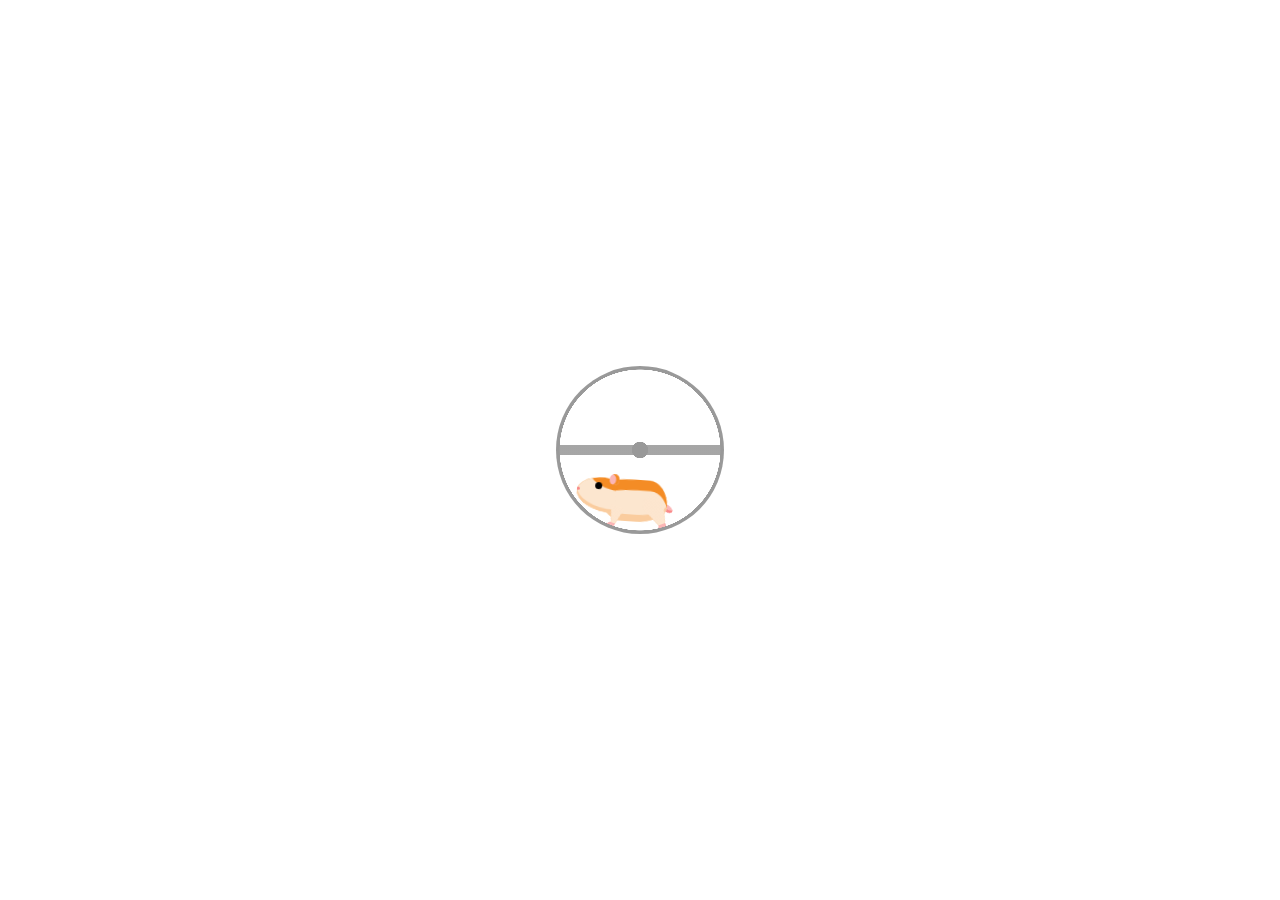
<file: index.html>
<!DOCTYPE html>
<html lang="en">

<head>
    <meta charset="UTF-8">
    <meta name="viewport" content="width=device-width, initial-scale=1.0">

    <!-- SEO -->
    <title>Antonio Milin</title>

    <!-- Favicon (logo) -->
    <link rel="icon" href="icons/logo-pic.png" type="image/png" />
    <link rel="apple-touch-icon" href="icons/logo-pic.png" />

    <!-- Primary Meta Tags -->
    <meta name="title" content="Antonio Milin – Full-Stack Software Engineer & UI/UX Developer" />
    <meta name="description"
        content="I'm Antonio Milin, a frontend and backend software engineer with a passion for UI/UX design. I build scalable apps and beautiful interfaces." />
    <meta name="author" content="Antonio Milin" />
    <meta name="robots" content="index, follow" />
    <meta name="keywords"
        content="Antonio Milin, Software Engineer, Frontend Developer, Backend Developer, UI Developer, UX Designer, Web Developer, Full Stack Developer, Croatia Developer, Portfolio" />

    <!-- seo --- end --- seo -->

    <link rel="preconnect" href="https://fonts.googleapis.com">
    <link rel="preconnect" href="https://fonts.gstatic.com" crossorigin>
    <link
        href="https://fonts.googleapis.com/css2?family=Bangers&family=Coral+Pixels&family=Diplomata&family=Fontdiner+Swanky&family=Fredericka+the+Great&family=Honk&family=Lacquer&family=Lilita+One&family=Pangolin&family=Road+Rage&family=Rubik+Burned&family=Rubik+Doodle+Shadow&family=Rubik+Glitch&family=Rubik+Mono+One&family=Rubik+Vinyl&family=Rubik+Wet+Paint&display=swap"
        rel="stylesheet">

    <link rel="stylesheet" href="styles/style.css">
    <link rel="stylesheet" href="styles/about-me.css">
    <link rel="stylesheet" href="styles/slider.css">
    <link rel="stylesheet" href="styles/loader.css">
    <link rel="stylesheet" href="styles/header.css">
    <link rel="stylesheet" href="styles/home.css">
    <link rel="stylesheet" href="styles/experience.css">
    <link rel="stylesheet" href="styles/skills.css">
    <link rel="stylesheet" href="styles/projects.css">
    <link rel="stylesheet" href="styles/contact.css">

    <script src="script.js" defer></script>

</head>

<body>
    <!-- LOADER -->
    <div class="loader-content">
        <div aria-label="Orange and tan hamster running in a metal wheel" role="img" class="wheel-and-hamster">
            <div class="wheel"></div>
            <div class="hamster">
                <div class="hamster__body">
                    <div class="hamster__head">
                        <div class="hamster__ear"></div>
                        <div class="hamster__eye"></div>
                        <div class="hamster__nose"></div>
                    </div>
                    <div class="hamster__limb hamster__limb--fr"></div>
                    <div class="hamster__limb hamster__limb--fl"></div>
                    <div class="hamster__limb hamster__limb--br"></div>
                    <div class="hamster__limb hamster__limb--bl"></div>
                    <div class="hamster__tail"></div>
                </div>
            </div>
            <div class="spoke"></div>
        </div>
    </div>


    <div class="site-content">
        <header>
            <div class="header">
                <input type="checkbox" id="checkbox">
                <label for="checkbox" class="hamb-menu-box">
                    <div class="line" id="hamb-line-1"></div>
                    <div class="line" id="hamb-line-2"></div>
                    <div class="line" id="hamb-line-3"></div>
                </label>

                <div class="dropdown-menu">
                    <ul class="dropdown-ul">
                        <li class="dropdown-li main-site" data-target="home">Home</li>
                        <li class="dropdown-li experience" data-target="experience">Experience</li>
                        <li class="dropdown-li skills" data-target="skills">Skills</li>
                        <li class="dropdown-li projects" data-target="projects">Projects</li>
                        <li class="dropdown-li contact-me" data-target="contact-me">Contact Me</li>
                    </ul>
                </div>

                <h3 class="logo-text">AM</h3>
                <div class="nav-bar">
                    <!-- <div class="nav-item" data-target="about-me">About Me</div>
                <div class="nav-item" data-target="experience">Experience</div>
                <div class="nav-item" data-target="skills">Skills</div>
                <div class="nav-item" data-target="projects">Projects</div>
                <div class="nav-item" data-target="contact-me">Contact Me</div> -->
                    <ul>
                        <!-- <li><a data-target="about-me" href="#">About Me</a></li> -->
                        <li><a data-target="experience">Experince</a></li>
                        <li><a data-target="skills">Skills</a></li>
                        <li><a data-target="projects">Projects</a></li>
                        <li><a data-target="contact-me">Contact Me</a></li>
                    </ul>
                </div>
                <div class="color-selection">
                    <img class="colors-icon" src="icons/colors_icon.png" alt="">
                    <select id="themeSelector">
                        <option value="theme-light">Light</option>
                        <option value="theme-dark">Dark</option>
                        <!-- Add more options here -->
                    </select>
                </div>
            </div>
        </header>

        <section id="home" class="home-wrapper">
            <div class="home-up-area">
                <h1 class="fname">Antonio</h1>
                <!-- <video class="home-video" autoplay muted loop playsinline>
                <source src="home_gif.webm" type="video/webm">
            </video> -->
                <h2 class="lname">Milin</h2>
            </div>
            <div class="home-down-area">
                <a data-target="contact-me" type="button" class="contact-btn">
                    <strong>CONTACT ME</strong>
                    <div id="container-stars">
                        <div id="stars"></div>
                    </div>

                    <div id="glow">
                        <div class="circle"></div>
                        <div class="circle"></div>
                    </div>
                </a>
            </div>
            <div class="scroll-down-icon">
                <div class="scrolldown" style="--color: skyblue">
                    <div class="chevrons">
                        <div class="chevrondown"></div>
                        <div class="chevrondown"></div>
                    </div>
                </div>
            </div>
        </section>

        <div class="transition-1">
            <div class="title-wrapper">
                <h1 class="section-title-about-me">About Me</h1>
            </div>
            <!-- <div class="about-me-wrapper">
                <video class="home-video" autoplay muted loop playsinline>
                    <source src="gifs/home_gif.webm" type="video/webm">
                </video>
            </div> -->

            <!-- <div class="banner">
                <div class="slider-box">
                    <button id="prev">
                        <img src="icons/arrow.svg" alt="" class="prev-btn">
                    </button>
                    <div class="slider-card"></div>
                    <div class="slider-card"></div>
                    <div class="slider-card"></div>
                    <button id="next">
                        <img src="icons/arrow.svg" alt="" class="next-btn">
                    </button>

                </div>
            </div> -->
            <div class="slide-wrap">
                <div class="slide-item">
                    <h1 class="slide-item-title">Education & College Experience</h1>
                    <p>I graduated with a degree in Computer Science from California State University, Bakersfield.
                        During my studies, I learned to combine theory with hands-on development, which shaped my
                        passion for building clean, user-friendly, and efficient web applications. In parallel with my
                        academics, I was also a student-athlete, competing at the NCAA Division I level in swimming.</p>
                </div>
                <div class="slide-item">
                    <h1 class="slide-item-title">Swimming Career</h1>
                    <p>Swimming has been a big part of my life. I competed professionally for Croatia and qualified for
                        three semifinals at the European Championships, setting multiple national records. At California
                        State University, I broke several school records as part of the swimming team. My athletic
                        career taught me discipline, focus, time management, and how to perform under pressure—qualities
                        that have directly benefited my professional career as a developer.</p>
                </div>
                <div class="slide-item">
                    <h1 class="slide-item-title">Professional Experience</h1>
                    <p>I’ve worked as a Full Stack Web Developer at Millini Olive Oil Company, where I built a
                        full-featured eCommerce platform from scratch. I implemented a responsive UI, secure user
                        authentication, and integrated Stripe for payments. This project greatly improved the company's
                        online presence and boosted sales. I enjoy solving problems, building scalable applications, and
                        contributing to projects that deliver real value.</p>
                </div>
                <div class="slide-item">
                    <h1 class="slide-item-title">Personal Virtues & Qualities</h1>
                    <p>One of my greatest strengths is adaptability. I thrive in fast-paced environments and enjoy
                        learning new technologies. When I encounter challenges or new technologies, I take initiative to
                        dive into documentation, experiment through hands-on projects, and quickly apply new skills. I
                        am a proactive problem-solver, team player, and always open to feedback. My growth mindset
                        drives me to continuously improve and take on new challenges.</p>
                </div>
                <div class="slide-item">
                    <h1 class="slide-item-title">My Mission</h1>
                    <p>I’m passionate about software development and committed to continuous learning. My goal is to
                        work on meaningful projects that not only challenge me but also create positive impact. I am
                        confident that my unique combination of technical skills, discipline from my athletic
                        background, and problem-solving mindset makes me a valuable contributor to any team.</p>
                </div>
                <button id="prevBtn">&#60;</button>
                <button id="nextBtn">&#62;</button>
            </div>
        </div>


        <section id="experience" class="exp-section">

            <div class="popup-overlay" id="popup">
                <div class="popup-box">
                    <div class="close-btn-box">
                        <span class="close-btn" id="closePopup">&times;</span>
                    </div>

                    <h2 id="popup-title"></h2>
                    <p id="popup-description"></p>
                </div>
            </div>
            <div class="title-wrapper">
                <h1 class="section-title-experience">Experience</h1>
            </div>

            <div class="exp-wrapper">
                <div class="item">
                    <div class="exp-info">
                        <h3>Full Stack Developer</h3>
                        <p>Millini - Olive Oil Company</p>
                    </div>
                    <a href="#" class="exp-button" data-id="exp1">View Details</a>
                </div>
                <div class="item">
                    <div class="exp-info">
                        <h3>Student</h3>
                        <p>California State University - Bakersfield</p>
                    </div>
                    <a href="#" class="exp-button" data-id="exp2">View Details</a>
                </div>
                <div class="item">
                    <div class="exp-info">
                        <h3>Swimmer &#38; Coach</h3>
                        <p>Croatian Swimming Federation</p>
                    </div>
                    <a href="#" class="exp-button" data-id="exp3">View Details</a>
                </div>
                <div class="item">
                    <div class="exp-info">
                        <h3>CSUB</h3>
                        <p>D1 Athlete</p>
                    </div>
                    <a href="#" class="exp-button" data-id="exp4">View Details</a>
                </div>
            </div>
        </section>

        <section id="skills" class="skills-section">
            <div class="title-wrapper">
                <h1 class="section-title-skills">SKILLS</h1>
            </div>
            <!-- <h1 class="skills-sub-title">SKILLS</h1> -->

            <div class="skills-box">
                <h2 class="skill-box-title">Frontend</h2>
                <div class="skill-duo">
                    <img src="icons/html-5.png" class="html-icon">
                    <p class="skill-p">HTML5</p>

                </div>
                <div class="skill-duo">
                    <img src="icons/css-3.png" class="css-icon">
                    <p class="skill-p">CSS</p>

                </div>
                <div class="skill-duo">
                    <img src="icons/sass.png" class="react-icon">
                    <p class="skill-p">SaSS</p>

                </div>
                <div class="skill-duo">
                    <img src="icons/js-icon.png" class="js-icon">
                    <p class="skill-p">JavaScript</p>

                </div>
                <div class="skill-duo">
                    <img src="icons/react.png" class="react-icon">
                    <p class="skill-p">React JS</p>
                </div>
            </div>

            <div class="skills-box">
                <h2 class="skill-box-title">Backend</h2>
                <div class="skill-duo">
                    <img src="icons/js-icon.png" class="js-icon">
                    <p class="skill-p">JavaScript</p>

                </div>
                <div class="skill-duo">
                    <img src="icons/node-js.png" class="nodejs-icon">
                    <p class="skill-p">Node JS</p>

                </div>
            </div>

            <div class="skills-box">
                <h2 class="skill-box-title">Languages</h2>
                <div class="skill-duo">
                    <img src="icons/cpp.png" class="cpp-icon">
                    <p class="skill-p">C++</p>

                </div>
                <div class="skill-duo">
                    <img src="icons/python.png" class="python-icon">
                    <p class="skill-p">Python</p>

                </div>
                <div class="skill-duo">
                    <img src="icons/js-icon.png" class="js-icon">
                    <p class="skill-p">JavaScript</p>

                </div>
                <div class="skill-duo">
                    <img src="icons/php.png" class="php-icon">
                    <p class="skill-p">PHP</p>

                </div>
            </div>

            <div class="skills-box">
                <h2 class="skill-box-title">Database</h2>
                <div class="skill-duo">
                    <img src="icons/postgres.png" class="postgres-icon">
                    <p class="skill-p">PostgreSQL</p>

                </div>
                <div class="skill-duo">
                    <img src="icons/mysql.svg" class="mysql-icon">
                    <p class="skill-p">MySQL</p>

                </div>
                <div class="skill-duo">
                    <img src="icons/mongo.png" class="mongodb-icon">
                    <p class="skill-p">MongoDB</p>

                </div>
            </div>

            <div class="skills-box">
                <h2 class="skill-box-title">Version Control</h2>
                <div class="skill-duo">
                    <img src="icons/git-icon.png" class="git-icon">
                    <p class="skill-p">Git</p>

                </div>
            </div>
        </section>

        <!-- SLIDER MARQUEE -> SKILLS -->
        <div class="slider" style="--width: 100px; --height: 100px; --quantity: 9;">
            <div class="list">
                <div class="item-marquee" style="--position: 1"><img src="icons/resize/cpp.png" alt=""></div>
                <div class="item-marquee" style="--position: 2"><img src="icons/resize/css-3.png" alt=""></div>
                <div class="item-marquee" style="--position: 3"><img src="icons/resize/github.png" alt=""></div>
                <div class="item-marquee" style="--position: 4"><img src="icons/resize/html-5.png" alt=""></div>
                <div class="item-marquee" style="--position: 5"><img src="icons/resize/js-icon.png" alt=""></div>
                <div class="item-marquee" style="--position: 6"><img src="icons/resize/react.png" alt=""></div>
                <div class="item-marquee" style="--position: 7"><img src="icons/resize/sass.png" alt=""></div>
                <div class="item-marquee" style="--position: 8"><img src="icons/resize/python.png" alt=""></div>
                <div class="item-marquee" style="--position: 9"><img src="icons/resize/node-js.png" alt=""></div>
            </div>
        </div>

        <section id="projects" class="projects-section">
            <div class="title-wrapper">
                <h1 class="section-title-projects">PROJECTS</h1>
            </div>

            <div class="card-wrapper">
                <div class="project-box-wrapper box-1">
                    <div class="project-box-inner">
                        <div class="project-box-front">
                            <div class="box-number"><span>1</span></div>

                            <div class="project-pic">
                                <img class="project-image" src="pictures/movie-app-wp.png" alt="movie-app">
                            </div>
                            <div class="project-info">
                                <div class="project-title">Movie Time</div>
                                <div class="click-here-box">
                                    <svg class="click-here" xmlns="http://www.w3.org/2000/svg" viewBox="0 0 200 200"
                                        preserveAspectRatio="xMidYMid meet">
                                        <g transform="translate(0,200) scale(0.1,-0.1)" stroke="none">
                                            <path
                                                d="M842 1588 c-20 -24 -42 -131 -30 -145 27 -33 57 3 73 90 10 51 -17 85 -43 55z" />
                                            <path
                                                d="M583 1543 c-4 -10 6 -39 24 -72 24 -43 37 -56 54 -56 35 0 34 26 -1 89 -33 58 -64 73 -77 39z" />
                                            <path
                                                d="M1002 1409 c-60 -34 -74 -56 -47 -75 16 -12 25 -10 64 12 69 40 87 59 71 78 -17 22 -27 20 -88 -15z" />
                                            <path
                                                d="M424 1345 c-11 -29 4 -42 71 -60 58 -15 68 -16 81 -3 25 25 6 45 -61 62 -79 20 -84 20 -91 1z" />
                                            <path
                                                d="M744 1331 c-32 -14 -64 -60 -64 -94 0 -25 108 -236 202 -394 l19 -32 -47 20 c-83 37 -151 25 -175 -32 -9 -24 -9 -33 5 -53 24 -38 349 -284 412 -313 123 -56 280 -16 398 103 86 86 107 212 57 343 -26 69 -138 272 -159 288 -26 19 -76 15 -107 -9 -20 -16 -39 -21 -69 -19 -30 2 -49 -4 -68 -18 -17 -14 -41 -21 -67 -21 -23 0 -53 -7 -67 -16 -13 -9 -26 -15 -28 -13 -2 2 -31 54 -65 115 -33 61 -69 118 -79 127 -23 21 -70 29 -98 18z m71 -73 c9 -13 60 -102 113 -198 94 -170 123 -205 138 -165 4 9 -3 34 -15 55 -26 47 -27 76 -1 90 30 16 52 5 75 -37 22 -40 33 -47 54 -34 13 8 13 15 1 50 -10 33 -11 43 0 56 21 26 59 18 78 -15 11 -21 24 -30 37 -28 17 3 20 9 17 44 -3 42 12 60 41 48 16 -6 130 -215 151 -277 9 -26 16 -75 16 -109 0 -111 -53 -182 -180 -242 -52 -25 -77 -31 -130 -31 -79 1 -101 12 -240 118 -226 174 -242 188 -229 203 19 23 51 16 143 -32 79 -41 90 -44 103 -31 14 14 1 42 -121 262 -75 136 -136 251 -136 256 0 14 31 39 50 39 11 0 26 -10 35 -22z" />
                                            <path
                                                d="M517 1132 c-61 -37 -69 -45 -61 -65 9 -25 38 -21 100 14 43 25 54 36 52 53 -4 31 -36 30 -91 -2z" />
                                        </g>
                                    </svg>
                                </div>
                            </div>
                        </div>
                        <div class="project-box-back">
                            <a href="https://github.com/antoniomilin13/movie-app.git" target="_blank"
                                class="github-wrapper">
                                <h3 class="project-back-h3">Github</h3>
                                <img class="p-b-github" src="icons/github.png" alt="githubich">
                            </a>
                            <div class="skills-used">
                                <h3 class="p-b-skill">React</h3>
                                <h3 class="p-b-skill">Node.js</h3>
                                <h3 class="p-b-skill">Appwrite</h3>
                                <h3 class="p-b-skill">Tailwind</h3>
                            </div>
                        </div>
                    </div>
                </div>

                <div class="project-box-wrapper box-2">
                    <div class="project-box-inner">
                        <div class="project-box-front">
                            <div class="box-number"><span>2</span></div>

                            <div class="project-pic">
                                <img class="project-image" src="pictures/weather_app.png" alt="befit-app">
                            </div>
                            <div class="project-info">
                                <div class="project-title">Weather App</div>
                                <div class="click-here">
                                    <svg class="click-here" xmlns="http://www.w3.org/2000/svg" viewBox="0 0 200 200"
                                        preserveAspectRatio="xMidYMid meet">
                                        <g transform="translate(0,200) scale(0.1,-0.1)" stroke="none">
                                            <path
                                                d="M842 1588 c-20 -24 -42 -131 -30 -145 27 -33 57 3 73 90 10 51 -17 85 -43 55z" />
                                            <path
                                                d="M583 1543 c-4 -10 6 -39 24 -72 24 -43 37 -56 54 -56 35 0 34 26 -1 89 -33 58 -64 73 -77 39z" />
                                            <path
                                                d="M1002 1409 c-60 -34 -74 -56 -47 -75 16 -12 25 -10 64 12 69 40 87 59 71 78 -17 22 -27 20 -88 -15z" />
                                            <path
                                                d="M424 1345 c-11 -29 4 -42 71 -60 58 -15 68 -16 81 -3 25 25 6 45 -61 62 -79 20 -84 20 -91 1z" />
                                            <path
                                                d="M744 1331 c-32 -14 -64 -60 -64 -94 0 -25 108 -236 202 -394 l19 -32 -47 20 c-83 37 -151 25 -175 -32 -9 -24 -9 -33 5 -53 24 -38 349 -284 412 -313 123 -56 280 -16 398 103 86 86 107 212 57 343 -26 69 -138 272 -159 288 -26 19 -76 15 -107 -9 -20 -16 -39 -21 -69 -19 -30 2 -49 -4 -68 -18 -17 -14 -41 -21 -67 -21 -23 0 -53 -7 -67 -16 -13 -9 -26 -15 -28 -13 -2 2 -31 54 -65 115 -33 61 -69 118 -79 127 -23 21 -70 29 -98 18z m71 -73 c9 -13 60 -102 113 -198 94 -170 123 -205 138 -165 4 9 -3 34 -15 55 -26 47 -27 76 -1 90 30 16 52 5 75 -37 22 -40 33 -47 54 -34 13 8 13 15 1 50 -10 33 -11 43 0 56 21 26 59 18 78 -15 11 -21 24 -30 37 -28 17 3 20 9 17 44 -3 42 12 60 41 48 16 -6 130 -215 151 -277 9 -26 16 -75 16 -109 0 -111 -53 -182 -180 -242 -52 -25 -77 -31 -130 -31 -79 1 -101 12 -240 118 -226 174 -242 188 -229 203 19 23 51 16 143 -32 79 -41 90 -44 103 -31 14 14 1 42 -121 262 -75 136 -136 251 -136 256 0 14 31 39 50 39 11 0 26 -10 35 -22z" />
                                            <path
                                                d="M517 1132 c-61 -37 -69 -45 -61 -65 9 -25 38 -21 100 14 43 25 54 36 52 53 -4 31 -36 30 -91 -2z" />
                                        </g>
                                    </svg>
                                </div>
                            </div>
                        </div>
                        <div class="project-box-back">
                            <a href="https://github.com/antoniomilin13/weather-app.git" target="_blank"
                                class="github-wrapper">
                                <h3 class="project-back-h3">Github</h3>
                                <img class="p-b-github" src="icons/github.png" alt="githubich">
                            </a>
                            <a href="weather_app/index.html" target="_blank" class="joystick-wrapper weather-icon">
                                <h3 class="project-back-h3">Check weather</h3>
                                <img class="p-b-github" src="icons/weather_icon.png" alt="veder">
                            </a>
                            <div class="skills-used">
                                <h3 class="p-b-skill">HTML</h3>
                                <h3 class="p-b-skill">JavaScript</h3>
                                <h3 class="p-b-skill">CSS</h3>
                                <h3 class="p-b-skill">OWP</h3>
                            </div>
                        </div>
                    </div>
                </div>

                <div class="project-box-wrapper box-3">
                    <div class="project-box-inner">
                        <div class="project-box-front">
                            <div class="box-number"><span>2</span></div>

                            <div class="project-pic">
                                <img class="project-image" src="pictures/befit.png" alt="befit-app">
                            </div>
                            <div class="project-info">
                                <div class="project-title">BeFIT</div>
                                <div class="click-here">
                                    <svg class="click-here" xmlns="http://www.w3.org/2000/svg" viewBox="0 0 200 200"
                                        preserveAspectRatio="xMidYMid meet">
                                        <g transform="translate(0,200) scale(0.1,-0.1)" stroke="none">
                                            <path
                                                d="M842 1588 c-20 -24 -42 -131 -30 -145 27 -33 57 3 73 90 10 51 -17 85 -43 55z" />
                                            <path
                                                d="M583 1543 c-4 -10 6 -39 24 -72 24 -43 37 -56 54 -56 35 0 34 26 -1 89 -33 58 -64 73 -77 39z" />
                                            <path
                                                d="M1002 1409 c-60 -34 -74 -56 -47 -75 16 -12 25 -10 64 12 69 40 87 59 71 78 -17 22 -27 20 -88 -15z" />
                                            <path
                                                d="M424 1345 c-11 -29 4 -42 71 -60 58 -15 68 -16 81 -3 25 25 6 45 -61 62 -79 20 -84 20 -91 1z" />
                                            <path
                                                d="M744 1331 c-32 -14 -64 -60 -64 -94 0 -25 108 -236 202 -394 l19 -32 -47 20 c-83 37 -151 25 -175 -32 -9 -24 -9 -33 5 -53 24 -38 349 -284 412 -313 123 -56 280 -16 398 103 86 86 107 212 57 343 -26 69 -138 272 -159 288 -26 19 -76 15 -107 -9 -20 -16 -39 -21 -69 -19 -30 2 -49 -4 -68 -18 -17 -14 -41 -21 -67 -21 -23 0 -53 -7 -67 -16 -13 -9 -26 -15 -28 -13 -2 2 -31 54 -65 115 -33 61 -69 118 -79 127 -23 21 -70 29 -98 18z m71 -73 c9 -13 60 -102 113 -198 94 -170 123 -205 138 -165 4 9 -3 34 -15 55 -26 47 -27 76 -1 90 30 16 52 5 75 -37 22 -40 33 -47 54 -34 13 8 13 15 1 50 -10 33 -11 43 0 56 21 26 59 18 78 -15 11 -21 24 -30 37 -28 17 3 20 9 17 44 -3 42 12 60 41 48 16 -6 130 -215 151 -277 9 -26 16 -75 16 -109 0 -111 -53 -182 -180 -242 -52 -25 -77 -31 -130 -31 -79 1 -101 12 -240 118 -226 174 -242 188 -229 203 19 23 51 16 143 -32 79 -41 90 -44 103 -31 14 14 1 42 -121 262 -75 136 -136 251 -136 256 0 14 31 39 50 39 11 0 26 -10 35 -22z" />
                                            <path
                                                d="M517 1132 c-61 -37 -69 -45 -61 -65 9 -25 38 -21 100 14 43 25 54 36 52 53 -4 31 -36 30 -91 -2z" />
                                        </g>
                                    </svg>
                                </div>
                            </div>
                        </div>
                        <div class="project-box-back">
                            <a href="https://github.com/antoniomilin13/movie-app.git" target="_blank"
                                class="github-wrapper">
                                <h3 class="project-back-h3">Github</h3>
                                <img class="p-b-github" src="icons/github.png" alt="githubich">
                            </a>
                            <div class="skills-used">
                                <h3 class="p-b-skill">HTML</h3>
                                <h3 class="p-b-skill">CSS</h3>
                                <h3 class="p-b-skill">JavaScript</h3>
                                <h3 class="p-b-skill">Node.js</h3>
                                <h3 class="p-b-skill">PostgreSQL</h3>
                            </div>
                        </div>
                    </div>
                </div>

                <div class="project-box-wrapper box-1">
                    <div class="project-box-inner">
                        <div class="project-box-front">
                            <div class="box-number"><span>3</span></div>

                            <div class="project-pic">
                                <img class="project-image" src="pictures/ai_track.png" alt="car-learner">
                            </div>
                            <div class="project-info">
                                <div class="project-title">Car Learning</div>
                                <div class="click-here">
                                    <svg class="click-here" xmlns="http://www.w3.org/2000/svg" viewBox="0 0 200 200"
                                        preserveAspectRatio="xMidYMid meet">
                                        <g transform="translate(0,200) scale(0.1,-0.1)" stroke="none">
                                            <path
                                                d="M842 1588 c-20 -24 -42 -131 -30 -145 27 -33 57 3 73 90 10 51 -17 85 -43 55z" />
                                            <path
                                                d="M583 1543 c-4 -10 6 -39 24 -72 24 -43 37 -56 54 -56 35 0 34 26 -1 89 -33 58 -64 73 -77 39z" />
                                            <path
                                                d="M1002 1409 c-60 -34 -74 -56 -47 -75 16 -12 25 -10 64 12 69 40 87 59 71 78 -17 22 -27 20 -88 -15z" />
                                            <path
                                                d="M424 1345 c-11 -29 4 -42 71 -60 58 -15 68 -16 81 -3 25 25 6 45 -61 62 -79 20 -84 20 -91 1z" />
                                            <path
                                                d="M744 1331 c-32 -14 -64 -60 -64 -94 0 -25 108 -236 202 -394 l19 -32 -47 20 c-83 37 -151 25 -175 -32 -9 -24 -9 -33 5 -53 24 -38 349 -284 412 -313 123 -56 280 -16 398 103 86 86 107 212 57 343 -26 69 -138 272 -159 288 -26 19 -76 15 -107 -9 -20 -16 -39 -21 -69 -19 -30 2 -49 -4 -68 -18 -17 -14 -41 -21 -67 -21 -23 0 -53 -7 -67 -16 -13 -9 -26 -15 -28 -13 -2 2 -31 54 -65 115 -33 61 -69 118 -79 127 -23 21 -70 29 -98 18z m71 -73 c9 -13 60 -102 113 -198 94 -170 123 -205 138 -165 4 9 -3 34 -15 55 -26 47 -27 76 -1 90 30 16 52 5 75 -37 22 -40 33 -47 54 -34 13 8 13 15 1 50 -10 33 -11 43 0 56 21 26 59 18 78 -15 11 -21 24 -30 37 -28 17 3 20 9 17 44 -3 42 12 60 41 48 16 -6 130 -215 151 -277 9 -26 16 -75 16 -109 0 -111 -53 -182 -180 -242 -52 -25 -77 -31 -130 -31 -79 1 -101 12 -240 118 -226 174 -242 188 -229 203 19 23 51 16 143 -32 79 -41 90 -44 103 -31 14 14 1 42 -121 262 -75 136 -136 251 -136 256 0 14 31 39 50 39 11 0 26 -10 35 -22z" />
                                            <path
                                                d="M517 1132 c-61 -37 -69 -45 -61 -65 9 -25 38 -21 100 14 43 25 54 36 52 53 -4 31 -36 30 -91 -2z" />
                                        </g>
                                    </svg>
                                </div>
                            </div>
                        </div>
                        <div class="project-box-back">
                            <a href="https://github.com/antoniomilin13/car_track_self.git" target="_blank"
                                class="github-wrapper">
                                <h3 class="project-back-h3">Github</h3>
                                <img class="p-b-github" src="icons/github.png" alt="githubich">
                            </a>
                            <div class="skills-used">
                                <h3 class="p-b-skill">Python</h3>
                            </div>
                        </div>
                    </div>
                </div>

                <div class="project-box-wrapper box-2">
                    <div class="project-box-inner">
                        <div class="project-box-front">
                            <div class="box-number"><span>1</span></div>

                            <div class="project-pic">
                                <img class="project-image" src="pictures/car_tracker.png" alt="car-tracker">
                            </div>
                            <div class="project-info">
                                <div class="project-title">AI/ML Car Counter</div>
                                <div class="click-here">
                                    <svg class="click-here" xmlns="http://www.w3.org/2000/svg" viewBox="0 0 200 200"
                                        preserveAspectRatio="xMidYMid meet">
                                        <g transform="translate(0,200) scale(0.1,-0.1)" stroke="none">
                                            <path
                                                d="M842 1588 c-20 -24 -42 -131 -30 -145 27 -33 57 3 73 90 10 51 -17 85 -43 55z" />
                                            <path
                                                d="M583 1543 c-4 -10 6 -39 24 -72 24 -43 37 -56 54 -56 35 0 34 26 -1 89 -33 58 -64 73 -77 39z" />
                                            <path
                                                d="M1002 1409 c-60 -34 -74 -56 -47 -75 16 -12 25 -10 64 12 69 40 87 59 71 78 -17 22 -27 20 -88 -15z" />
                                            <path
                                                d="M424 1345 c-11 -29 4 -42 71 -60 58 -15 68 -16 81 -3 25 25 6 45 -61 62 -79 20 -84 20 -91 1z" />
                                            <path
                                                d="M744 1331 c-32 -14 -64 -60 -64 -94 0 -25 108 -236 202 -394 l19 -32 -47 20 c-83 37 -151 25 -175 -32 -9 -24 -9 -33 5 -53 24 -38 349 -284 412 -313 123 -56 280 -16 398 103 86 86 107 212 57 343 -26 69 -138 272 -159 288 -26 19 -76 15 -107 -9 -20 -16 -39 -21 -69 -19 -30 2 -49 -4 -68 -18 -17 -14 -41 -21 -67 -21 -23 0 -53 -7 -67 -16 -13 -9 -26 -15 -28 -13 -2 2 -31 54 -65 115 -33 61 -69 118 -79 127 -23 21 -70 29 -98 18z m71 -73 c9 -13 60 -102 113 -198 94 -170 123 -205 138 -165 4 9 -3 34 -15 55 -26 47 -27 76 -1 90 30 16 52 5 75 -37 22 -40 33 -47 54 -34 13 8 13 15 1 50 -10 33 -11 43 0 56 21 26 59 18 78 -15 11 -21 24 -30 37 -28 17 3 20 9 17 44 -3 42 12 60 41 48 16 -6 130 -215 151 -277 9 -26 16 -75 16 -109 0 -111 -53 -182 -180 -242 -52 -25 -77 -31 -130 -31 -79 1 -101 12 -240 118 -226 174 -242 188 -229 203 19 23 51 16 143 -32 79 -41 90 -44 103 -31 14 14 1 42 -121 262 -75 136 -136 251 -136 256 0 14 31 39 50 39 11 0 26 -10 35 -22z" />
                                            <path
                                                d="M517 1132 c-61 -37 -69 -45 -61 -65 9 -25 38 -21 100 14 43 25 54 36 52 53 -4 31 -36 30 -91 -2z" />
                                        </g>
                                    </svg>
                                </div>
                            </div>
                        </div>
                        <div class="project-box-back">
                            <a href="https://github.com/antoniomilin13/car_track_self.git" target="_blank"
                                class="github-wrapper">
                                <h3 class="project-back-h3">Github</h3>
                                <img class="p-b-github" src="icons/github.png" alt="githubich">
                            </a>
                            <div class="skills-used">
                                <h3 class="p-b-skill">Python</h3>
                            </div>
                        </div>
                    </div>
                </div>

                <div class="project-box-wrapper box-3">
                    <div class="project-box-inner">
                        <div class="project-box-front">
                            <div class="box-number"><span>1</span></div>

                            <div class="project-pic">
                                <img class="project-image" src="pictures/snake-game.png" alt="snake-game">
                            </div>
                            <div class="project-info">
                                <div class="project-title">Snake Game</div>
                                <div class="click-here">
                                    <svg class="click-here" xmlns="http://www.w3.org/2000/svg" viewBox="0 0 200 200"
                                        preserveAspectRatio="xMidYMid meet">
                                        <g transform="translate(0,200) scale(0.1,-0.1)" stroke="none">
                                            <path
                                                d="M842 1588 c-20 -24 -42 -131 -30 -145 27 -33 57 3 73 90 10 51 -17 85 -43 55z" />
                                            <path
                                                d="M583 1543 c-4 -10 6 -39 24 -72 24 -43 37 -56 54 -56 35 0 34 26 -1 89 -33 58 -64 73 -77 39z" />
                                            <path
                                                d="M1002 1409 c-60 -34 -74 -56 -47 -75 16 -12 25 -10 64 12 69 40 87 59 71 78 -17 22 -27 20 -88 -15z" />
                                            <path
                                                d="M424 1345 c-11 -29 4 -42 71 -60 58 -15 68 -16 81 -3 25 25 6 45 -61 62 -79 20 -84 20 -91 1z" />
                                            <path
                                                d="M744 1331 c-32 -14 -64 -60 -64 -94 0 -25 108 -236 202 -394 l19 -32 -47 20 c-83 37 -151 25 -175 -32 -9 -24 -9 -33 5 -53 24 -38 349 -284 412 -313 123 -56 280 -16 398 103 86 86 107 212 57 343 -26 69 -138 272 -159 288 -26 19 -76 15 -107 -9 -20 -16 -39 -21 -69 -19 -30 2 -49 -4 -68 -18 -17 -14 -41 -21 -67 -21 -23 0 -53 -7 -67 -16 -13 -9 -26 -15 -28 -13 -2 2 -31 54 -65 115 -33 61 -69 118 -79 127 -23 21 -70 29 -98 18z m71 -73 c9 -13 60 -102 113 -198 94 -170 123 -205 138 -165 4 9 -3 34 -15 55 -26 47 -27 76 -1 90 30 16 52 5 75 -37 22 -40 33 -47 54 -34 13 8 13 15 1 50 -10 33 -11 43 0 56 21 26 59 18 78 -15 11 -21 24 -30 37 -28 17 3 20 9 17 44 -3 42 12 60 41 48 16 -6 130 -215 151 -277 9 -26 16 -75 16 -109 0 -111 -53 -182 -180 -242 -52 -25 -77 -31 -130 -31 -79 1 -101 12 -240 118 -226 174 -242 188 -229 203 19 23 51 16 143 -32 79 -41 90 -44 103 -31 14 14 1 42 -121 262 -75 136 -136 251 -136 256 0 14 31 39 50 39 11 0 26 -10 35 -22z" />
                                            <path
                                                d="M517 1132 c-61 -37 -69 -45 -61 -65 9 -25 38 -21 100 14 43 25 54 36 52 53 -4 31 -36 30 -91 -2z" />
                                        </g>
                                    </svg>
                                </div>
                            </div>
                        </div>
                        <div class="project-box-back">
                            <a href="https://github.com/antoniomilin13/gaming-center.git" target="_blank"
                                class="github-wrapper">
                                <h3 class="project-back-h3">Github</h3>
                                <img class="p-b-github" src="icons/github.png" alt="githubich">
                            </a>
                            <a href="games/games.html" target="_blank" class="joystick-wrapper">
                                <h3 class="project-back-h3">Lets Play!</h3>
                                <img class="p-b-github" src="icons/joystick.png" alt="dzojstik">
                            </a>
                            <div class="skills-used">
                                <h3 class="p-b-skill">Html</h3>
                                <h3 class="p-b-skill">CSS</h3>
                                <h3 class="p-b-skill">JavaScript</h3>
                            </div>
                        </div>
                    </div>
                </div>

                <div class="project-box-wrapper box-1">
                    <div class="project-box-inner">
                        <div class="project-box-front">
                            <div class="box-number"><span>1</span></div>

                            <div class="project-pic">
                                <img class="project-image" src="pictures/candy-crush.png" alt="candy-crush">
                            </div>
                            <div class="project-info">
                                <div class="project-title">Candy Crush</div>
                                <div class="click-here">
                                    <svg class="click-here" xmlns="http://www.w3.org/2000/svg" viewBox="0 0 200 200"
                                        preserveAspectRatio="xMidYMid meet">
                                        <g transform="translate(0,200) scale(0.1,-0.1)" stroke="none">
                                            <path
                                                d="M842 1588 c-20 -24 -42 -131 -30 -145 27 -33 57 3 73 90 10 51 -17 85 -43 55z" />
                                            <path
                                                d="M583 1543 c-4 -10 6 -39 24 -72 24 -43 37 -56 54 -56 35 0 34 26 -1 89 -33 58 -64 73 -77 39z" />
                                            <path
                                                d="M1002 1409 c-60 -34 -74 -56 -47 -75 16 -12 25 -10 64 12 69 40 87 59 71 78 -17 22 -27 20 -88 -15z" />
                                            <path
                                                d="M424 1345 c-11 -29 4 -42 71 -60 58 -15 68 -16 81 -3 25 25 6 45 -61 62 -79 20 -84 20 -91 1z" />
                                            <path
                                                d="M744 1331 c-32 -14 -64 -60 -64 -94 0 -25 108 -236 202 -394 l19 -32 -47 20 c-83 37 -151 25 -175 -32 -9 -24 -9 -33 5 -53 24 -38 349 -284 412 -313 123 -56 280 -16 398 103 86 86 107 212 57 343 -26 69 -138 272 -159 288 -26 19 -76 15 -107 -9 -20 -16 -39 -21 -69 -19 -30 2 -49 -4 -68 -18 -17 -14 -41 -21 -67 -21 -23 0 -53 -7 -67 -16 -13 -9 -26 -15 -28 -13 -2 2 -31 54 -65 115 -33 61 -69 118 -79 127 -23 21 -70 29 -98 18z m71 -73 c9 -13 60 -102 113 -198 94 -170 123 -205 138 -165 4 9 -3 34 -15 55 -26 47 -27 76 -1 90 30 16 52 5 75 -37 22 -40 33 -47 54 -34 13 8 13 15 1 50 -10 33 -11 43 0 56 21 26 59 18 78 -15 11 -21 24 -30 37 -28 17 3 20 9 17 44 -3 42 12 60 41 48 16 -6 130 -215 151 -277 9 -26 16 -75 16 -109 0 -111 -53 -182 -180 -242 -52 -25 -77 -31 -130 -31 -79 1 -101 12 -240 118 -226 174 -242 188 -229 203 19 23 51 16 143 -32 79 -41 90 -44 103 -31 14 14 1 42 -121 262 -75 136 -136 251 -136 256 0 14 31 39 50 39 11 0 26 -10 35 -22z" />
                                            <path
                                                d="M517 1132 c-61 -37 -69 -45 -61 -65 9 -25 38 -21 100 14 43 25 54 36 52 53 -4 31 -36 30 -91 -2z" />
                                        </g>
                                    </svg>
                                </div>
                            </div>
                        </div>
                        <div class="project-box-back">
                            <a href="https://github.com/antoniomilin13/gaming-center.git" target="_blank"
                                class="github-wrapper">
                                <h3 class="project-back-h3">Github</h3>
                                <img class="p-b-github" src="icons/github.png" alt="githubich">
                            </a>
                            <a href="games/games.html" target="_blank" class="joystick-wrapper">
                                <h3 class="project-back-h3">Lets Play!</h3>
                                <img class="p-b-github" src="icons/joystick.png" alt="dzojstik">
                            </a>
                            <div class="skills-used">
                                <h3 class="p-b-skill">Html</h3>
                                <h3 class="p-b-skill">CSS</h3>
                                <h3 class="p-b-skill">JavaScript</h3>
                            </div>
                        </div>
                    </div>
                </div>

                <div class="project-box-wrapper box-2">
                    <div class="project-box-inner">
                        <div class="project-box-front">
                            <div class="box-number"><span>1</span></div>

                            <div class="project-pic">
                                <img class="project-image" src="pictures/2048-game.png" alt="2048">
                            </div>
                            <div class="project-info">
                                <div class="project-title">2048 game</div>
                                <div class="click-here">
                                    <svg class="click-here" xmlns="http://www.w3.org/2000/svg" viewBox="0 0 200 200"
                                        preserveAspectRatio="xMidYMid meet">
                                        <g transform="translate(0,200) scale(0.1,-0.1)" stroke="none">
                                            <path
                                                d="M842 1588 c-20 -24 -42 -131 -30 -145 27 -33 57 3 73 90 10 51 -17 85 -43 55z" />
                                            <path
                                                d="M583 1543 c-4 -10 6 -39 24 -72 24 -43 37 -56 54 -56 35 0 34 26 -1 89 -33 58 -64 73 -77 39z" />
                                            <path
                                                d="M1002 1409 c-60 -34 -74 -56 -47 -75 16 -12 25 -10 64 12 69 40 87 59 71 78 -17 22 -27 20 -88 -15z" />
                                            <path
                                                d="M424 1345 c-11 -29 4 -42 71 -60 58 -15 68 -16 81 -3 25 25 6 45 -61 62 -79 20 -84 20 -91 1z" />
                                            <path
                                                d="M744 1331 c-32 -14 -64 -60 -64 -94 0 -25 108 -236 202 -394 l19 -32 -47 20 c-83 37 -151 25 -175 -32 -9 -24 -9 -33 5 -53 24 -38 349 -284 412 -313 123 -56 280 -16 398 103 86 86 107 212 57 343 -26 69 -138 272 -159 288 -26 19 -76 15 -107 -9 -20 -16 -39 -21 -69 -19 -30 2 -49 -4 -68 -18 -17 -14 -41 -21 -67 -21 -23 0 -53 -7 -67 -16 -13 -9 -26 -15 -28 -13 -2 2 -31 54 -65 115 -33 61 -69 118 -79 127 -23 21 -70 29 -98 18z m71 -73 c9 -13 60 -102 113 -198 94 -170 123 -205 138 -165 4 9 -3 34 -15 55 -26 47 -27 76 -1 90 30 16 52 5 75 -37 22 -40 33 -47 54 -34 13 8 13 15 1 50 -10 33 -11 43 0 56 21 26 59 18 78 -15 11 -21 24 -30 37 -28 17 3 20 9 17 44 -3 42 12 60 41 48 16 -6 130 -215 151 -277 9 -26 16 -75 16 -109 0 -111 -53 -182 -180 -242 -52 -25 -77 -31 -130 -31 -79 1 -101 12 -240 118 -226 174 -242 188 -229 203 19 23 51 16 143 -32 79 -41 90 -44 103 -31 14 14 1 42 -121 262 -75 136 -136 251 -136 256 0 14 31 39 50 39 11 0 26 -10 35 -22z" />
                                            <path
                                                d="M517 1132 c-61 -37 -69 -45 -61 -65 9 -25 38 -21 100 14 43 25 54 36 52 53 -4 31 -36 30 -91 -2z" />
                                        </g>
                                    </svg>
                                </div>
                            </div>
                        </div>
                        <div class="project-box-back">
                            <a href="https://github.com/antoniomilin13/gaming-center.git" target="_blank"
                                class="github-wrapper">
                                <h3 class="project-back-h3">Github</h3>
                                <img class="p-b-github" src="icons/github.png" alt="githubich">
                            </a>
                            <a href="games/games.html" target="_blank" class="joystick-wrapper">
                                <h3 class="project-back-h3">Lets Play!</h3>
                                <img class="p-b-github" src="icons/joystick.png" alt="dzojstik">
                            </a>
                            <div class="skills-used">
                                <h3 class="p-b-skill">Html</h3>
                                <h3 class="p-b-skill">CSS</h3>
                                <h3 class="p-b-skill">JavaScript</h3>
                            </div>
                        </div>
                    </div>
                </div>

            </div>
        </section>

        <section id="contact-me" class="contact-section">
            <div class="title-wrapper">
                <h1 class="section-title-contact">CONTACT ME</h1>
            </div>

            <div class="contact-me-info-wrapper">
                <div class="contact-me-topic word-type-border">
                    <div class="box-title">Text</div>
                    <div class="ball1"></div>
                    <div class="ball2"></div>
                    <div class="ball3"></div>
                    <div class="ball4"></div>
                    <div class="ball1m"></div>
                    <div class="ball2m"></div>
                    <div class="ball3m"></div>
                    <div class="ball4m"></div>


                    <div class="email-title">E-mail</div>
                    <div class="email-email">antoniomilin13@gmail.com</div>

                    <div class="comic-brutal-button-container">
                        <a href="mailto:antoniomilin13@gmail.com" class="comic-brutal-button">
                            <div class="button-inner">
                                <span class="button-text">E-mail</span>
                                <div class="halftone-overlay"></div>
                                <div class="ink-splatter"></div>
                            </div>
                            <div class="button-shadow"></div>
                            <div class="button-frame"></div>
                        </a>
                    </div>

                </div>

                <!-- RESUME box -->
                <div class="contact-me-topic">
                    <div class="resume-title">Resume</div>
                    <div class="email-email">
                        <p>Click below to download</p>
                        <div class="arrow-down">
                            <img class="down-arrow" src="gifs/down_arrow.webp" alt="down-arrow">
                        </div>
                    </div>

                    <div class="comic-brutal-button-container">
                        <a class="comic-brutal-button" href="documents/Antonio_Milin_CV.pdf" download>
                            <div class="button-inner">
                                <span class="button-text">cv</span>
                                <div class="halftone-overlay"></div>
                                <div class="ink-splatter"></div>
                            </div>
                            <div class="button-shadow"></div>
                            <div class="button-frame"></div>
                        </a>
                    </div>
                </div>

                <!-- LINKED IN box -->
                <div class="contact-me-topic">
                    <div class="linkedin-title">
                        <div class="linkedin-text">Linked</div>
                        <img class="linkedin-icon" src="icons/linked_in.webp" alt="linked_in">
                    </div>
                    <div class="email-email">antonio-milin</div>

                    <div class="comic-brutal-button-container">
                        <a href="https://www.linkedin.com/in/antonio-milin-966369273" target="_blank"
                            class="comic-brutal-button">
                            <div class="button-inner">
                                <span class="button-text">LinkedIn</span>
                                <div class="halftone-overlay"></div>
                                <div class="ink-splatter"></div>
                            </div>
                            <div class="button-shadow"></div>
                            <div class="button-frame"></div>
                        </a>
                    </div>

                </div>
            </div>

        </section>
    </div>


</body>

</html>
</file>
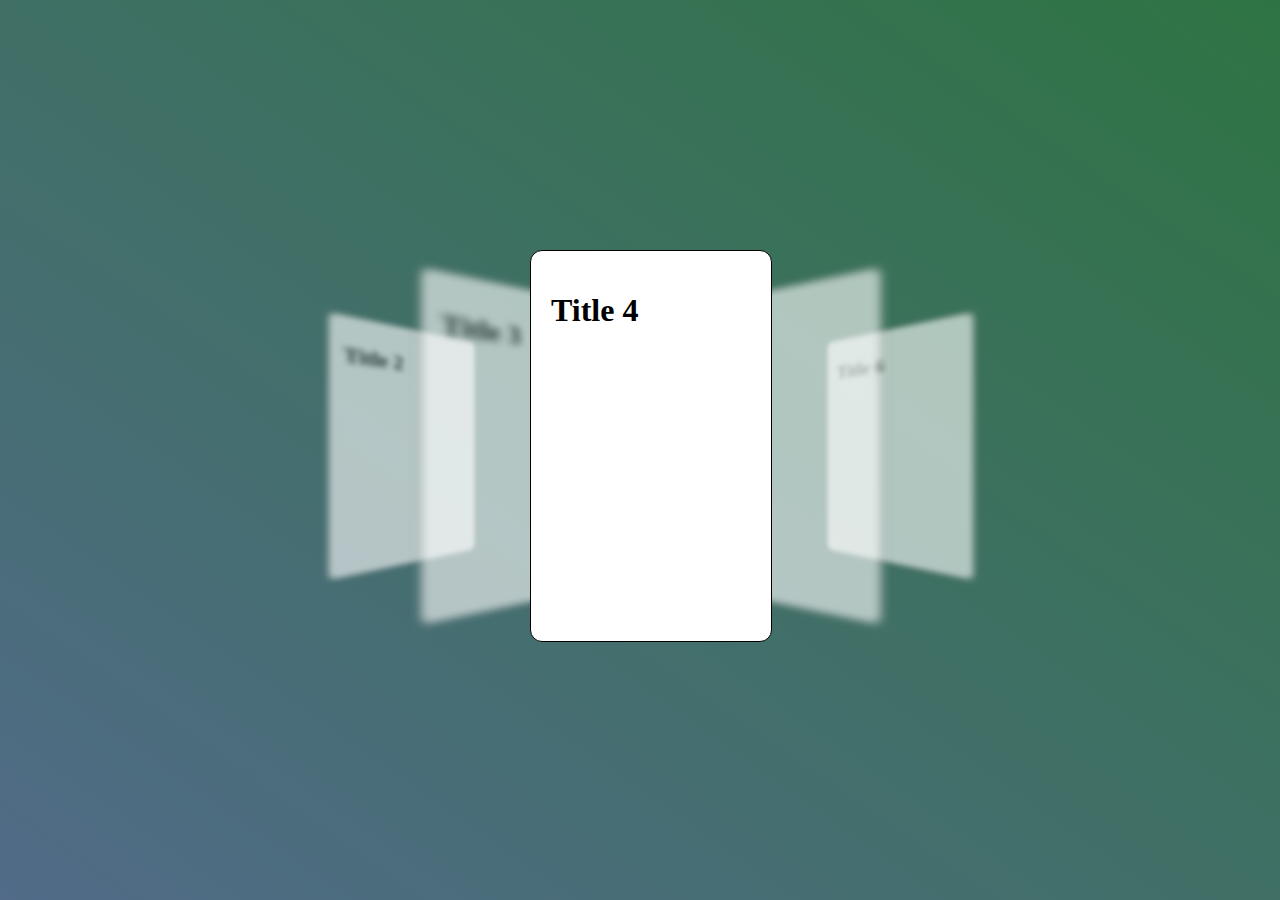
<file: testing/index.html>
<!DOCTYPE html>
<html lang="en">

<head>
    <meta charset="UTF-8">
    <meta name="viewport" content="width=device-width, initial-scale=1.0">
    <title>Document</title>

    <link rel="stylesheet" href="style.css">
    <script src="script.js" defer></script>
</head>

<body>
    <div class="slide-wrap">
        <div class="slide-item">
            <h1 class="slide-item-title">Title 1</h1>
        </div>
        <div class="slide-item">
            <h1 class="slide-item-title">Title 2</h1>
        </div>
        <div class="slide-item">
            <h1 class="slide-item-title">Title 3</h1>
        </div>
        <div class="slide-item">
            <h1 class="slide-item-title">Title 4</h1>
        </div>
        <div class="slide-item">
            <h1 class="slide-item-title">Title 5</h1>
        </div>
        <div class="slide-item">
            <h1 class="slide-item-title">Title 6</h1>
        </div>
        <div class="slide-item">
            <h1 class="slide-item-title">Title 7</h1>
        </div>
        <button id="prevBtn"></button>
        <button id="nextBtn"></button>
    </div>
</body>

</html>
</file>
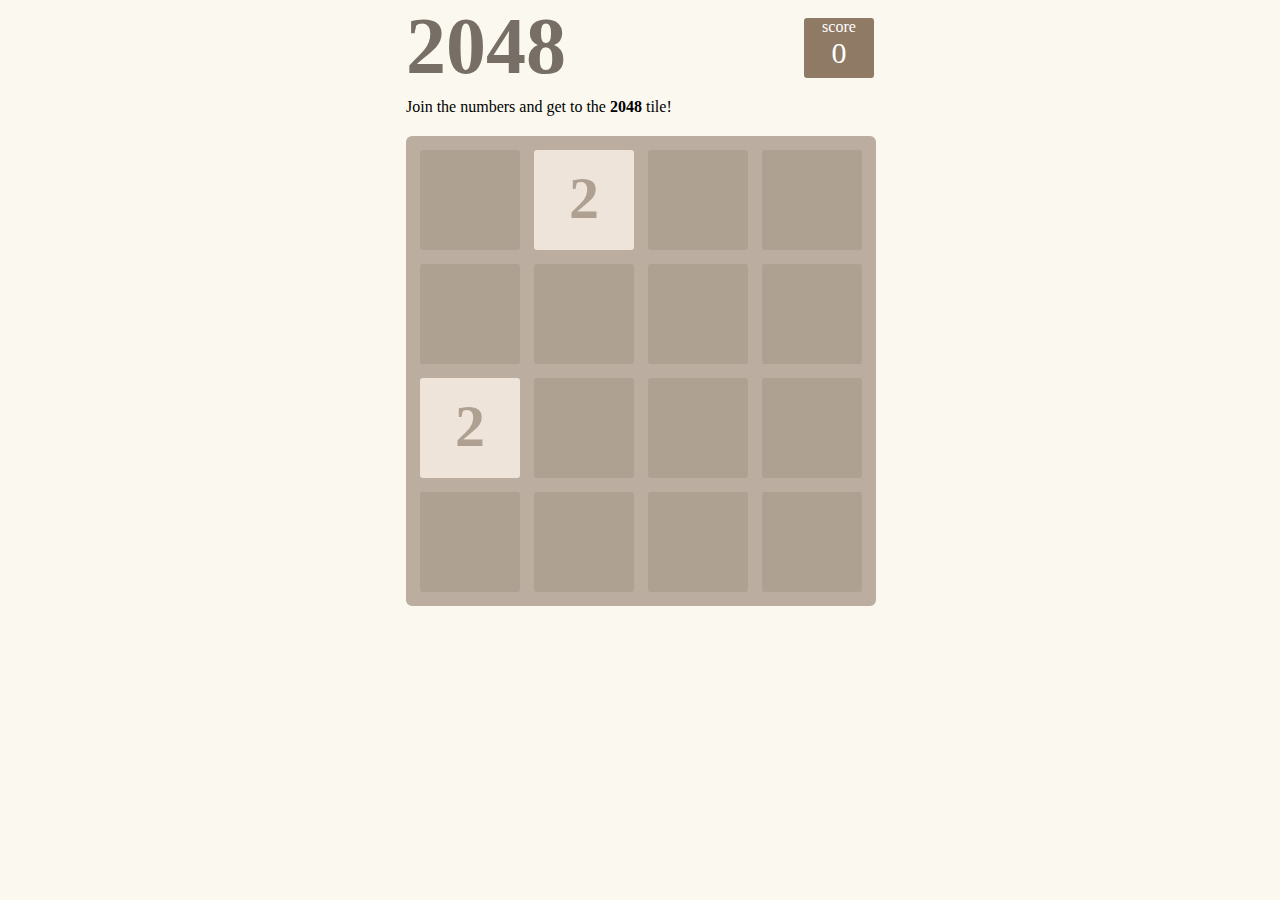
<file: games/2048/index.html>
<!DOCTYPE html>
<html lang="en" dir="ltr">

<head>
    <meta charset="utf-8" />
    <title>2048 Game</title>
    <link rel="stylesheet" href="style.css" />
    <script src="script.js" charset="utf-8"></script>

</head>

<body>
    <div class="container">
        <div class="info">
            <h1>2048</h1>
            <div class="score-container">
                <div class="score-title">score</div>
                <span id="score">0</span>
            </div>
        </div>
        <span id="result">Join the numbers and get to the <b>2048</b> tile!</span>
        <div class="grid"></div>
    </div>
</body>

</html>
</file>
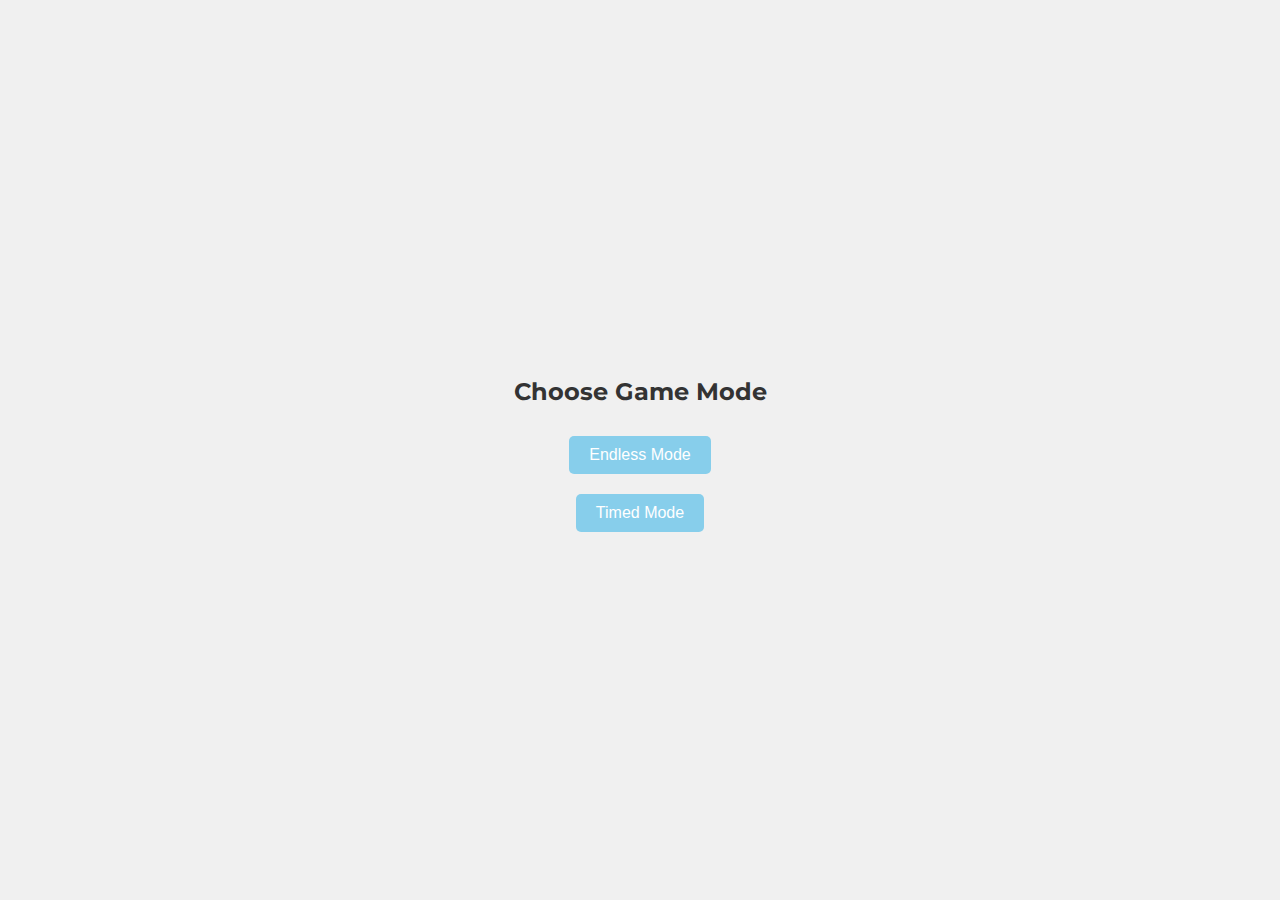
<file: games/candy_crush/index.html>
<!DOCTYPE html>
<html lang="en" dir="ltr">

<head>
    <meta charset="utf-8">
    <title>Candy Crush</title>

    <link rel="stylesheet" href="style.css">
    <link href="https://fonts.googleapis.com/css?family=Montserrat:300,400&display=swap" rel="stylesheet">
    <script src="script.js" charset="utf-8"></script>
</head>

<body>
    <!-- Mode Selection Screen -->
    <div id="modeSelection">
        <h2>Choose Game Mode</h2>
        <button id="endlessMode">Endless Mode</button>
        <button id="timedMode">Timed Mode</button>
    </div>
    <!-- Scoreboard with Timer and Change Mode Button -->
    <div class="scoreBoard">
        <h3>score</h3>
        <h1 id="score">0</h1>
        <div id="timer"></div>
        <button id="changeMode">Change Mode</button>
    </div>
    <!-- Game Grid -->
    <div class="grid"></div>
</body>

</html>
</file>
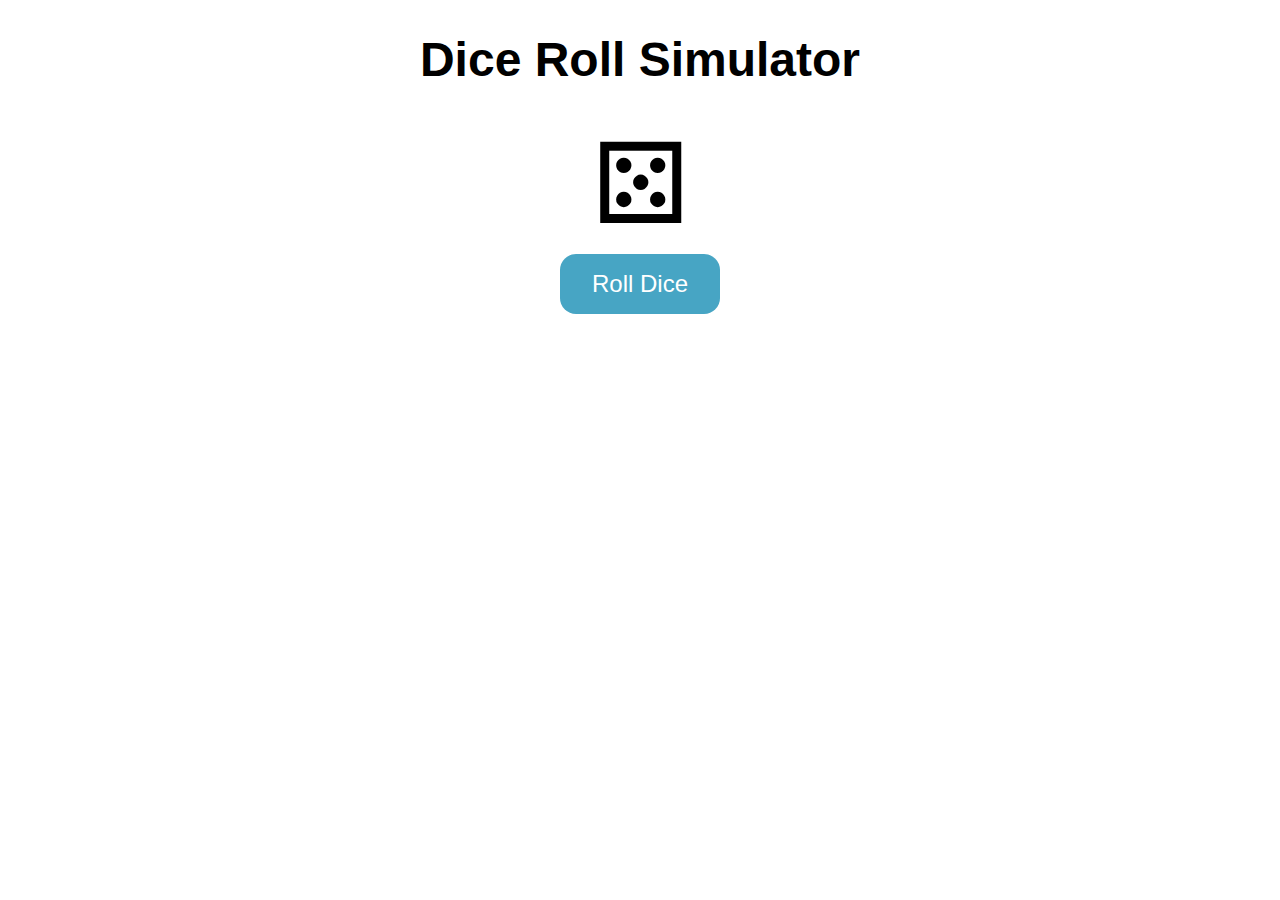
<file: games/dice_roll/index.html>
<!DOCTYPE html>
<html lang="en">

<head>
    <meta charset="UTF-8" />
    <meta http-equiv="X-UA-Compatible" content="IE=edge" />
    <meta name="viewport" content="width=device-width, initial-scale=1.0" />
    <title>Dice Roll</title>

    <link rel="stylesheet" href="style.css" />
</head>

<body>
    <h1>Dice Roll Simulator</h1>
    <div class="dice" id="dice">&#9860;</div>
    <button id="roll-button">Roll Dice</button>
    <ul id="roll-history">
        <!-- <li>Roll 1: <span>&#9856;</span></li>
      <li>Roll 2: <span>&#9860;</span></li> -->
    </ul>
    <script src="script.js"></script>
</body>

</html>
</file>
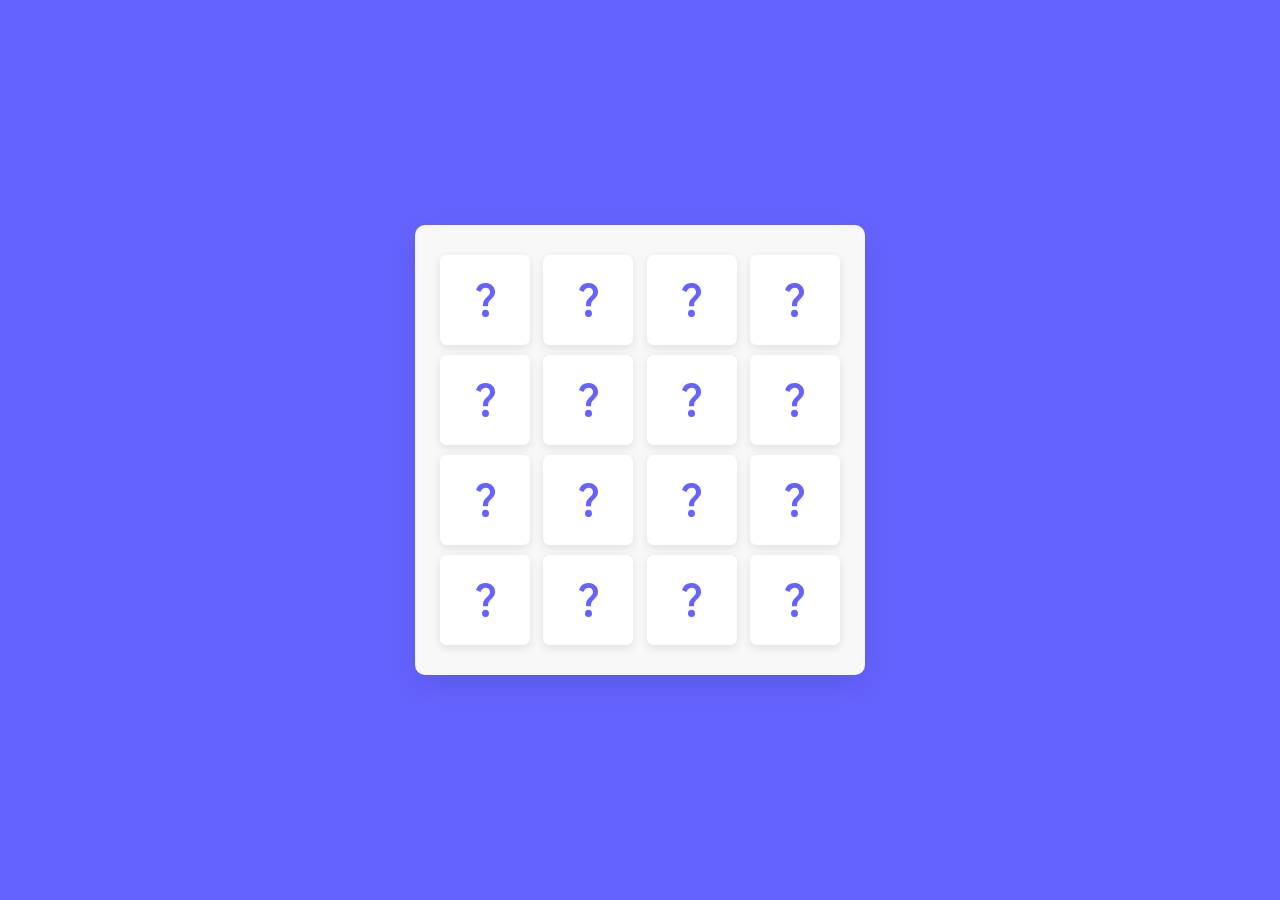
<file: games/memory/index.html>
<!doctype html>
<html lang="en" dir="ltr">

<head>
    <meta charset="utf-8">
    <title>Memory Card</title>
    
    <link rel="stylesheet" href="style.css">
    <meta name="viewport" content="width=device-width, initial-scale=1.0">
</head>

<body>
    <div class="wrapper">
        <ul class="cards">
            <li class="card">
                <div class="view front-view">
                    <img src="images/que_icon.svg" alt="icon">
                </div>
                <div class="view back-view">
                    <img src="images/img-1.png" alt="card-img">
                </div>
            </li>
            <li class="card">
                <div class="view front-view">
                    <img src="images/que_icon.svg" alt="icon">
                </div>
                <div class="view back-view">
                    <img src="images/img-6.png" alt="card-img">
                </div>
            </li>
            <li class="card">
                <div class="view front-view">
                    <img src="images/que_icon.svg" alt="icon">
                </div>
                <div class="view back-view">
                    <img src="images/img-3.png" alt="card-img">
                </div>
            </li>
            <li class="card">
                <div class="view front-view">
                    <img src="images/que_icon.svg" alt="icon">
                </div>
                <div class="view back-view">
                    <img src="images/img-2.png" alt="card-img">
                </div>
            </li>
            <li class="card">
                <div class="view front-view">
                    <img src="images/que_icon.svg" alt="icon">
                </div>
                <div class="view back-view">
                    <img src="images/img-1.png" alt="card-img">
                </div>
            </li>
            <li class="card">
                <div class="view front-view">
                    <img src="images/que_icon.svg" alt="icon">
                </div>
                <div class="view back-view">
                    <img src="images/img-5.png" alt="card-img">
                </div>
            </li>
            <li class="card">
                <div class="view front-view">
                    <img src="images/que_icon.svg" alt="icon">
                </div>
                <div class="view back-view">
                    <img src="images/img-2.png" alt="card-img">
                </div>
            </li>
            <li class="card">
                <div class="view front-view">
                    <img src="images/que_icon.svg" alt="icon">
                </div>
                <div class="view back-view">
                    <img src="images/img-6.png" alt="card-img">
                </div>
            </li>
            <li class="card">
                <div class="view front-view">
                    <img src="images/que_icon.svg" alt="icon">
                </div>
                <div class="view back-view">
                    <img src="images/img-3.png" alt="card-img">
                </div>
            </li>
            <li class="card">
                <div class="view front-view">
                    <img src="images/que_icon.svg" alt="icon">
                </div>
                <div class="view back-view">
                    <img src="images/img-4.png" alt="card-img">
                </div>
            </li>
            <li class="card">
                <div class="view front-view">
                    <img src="images/que_icon.svg" alt="icon">
                </div>
                <div class="view back-view">
                    <img src="images/img-5.png" alt="card-img">
                </div>
            </li>
            <li class="card">
                <div class="view front-view">
                    <img src="images/que_icon.svg" alt="icon">
                </div>
                <div class="view back-view">
                    <img src="images/img-4.png" alt="card-img">
                </div>
            </li>
            <li class="card">
                <div class="view front-view">
                    <img src="images/que_icon.svg" alt="icon">
                </div>
                <div class="view back-view">
                    <img src="images/img-4.png" alt="card-img">
                </div>
            </li>
            <li class="card">
                <div class="view front-view">
                    <img src="images/que_icon.svg" alt="icon">
                </div>
                <div class="view back-view">
                    <img src="images/img-4.png" alt="card-img">
                </div>
            </li>
            <li class="card">
                <div class="view front-view">
                    <img src="images/que_icon.svg" alt="icon">
                </div>
                <div class="view back-view">
                    <img src="images/img-4.png" alt="card-img">
                </div>
            </li>
            <li class="card">
                <div class="view front-view">
                    <img src="images/que_icon.svg" alt="icon">
                </div>
                <div class="view back-view">
                    <img src="images/img-4.png" alt="card-img">
                </div>
            </li>
        </ul>
    </div>
    <script src="script.js"></script>

</body>

</html>
</file>
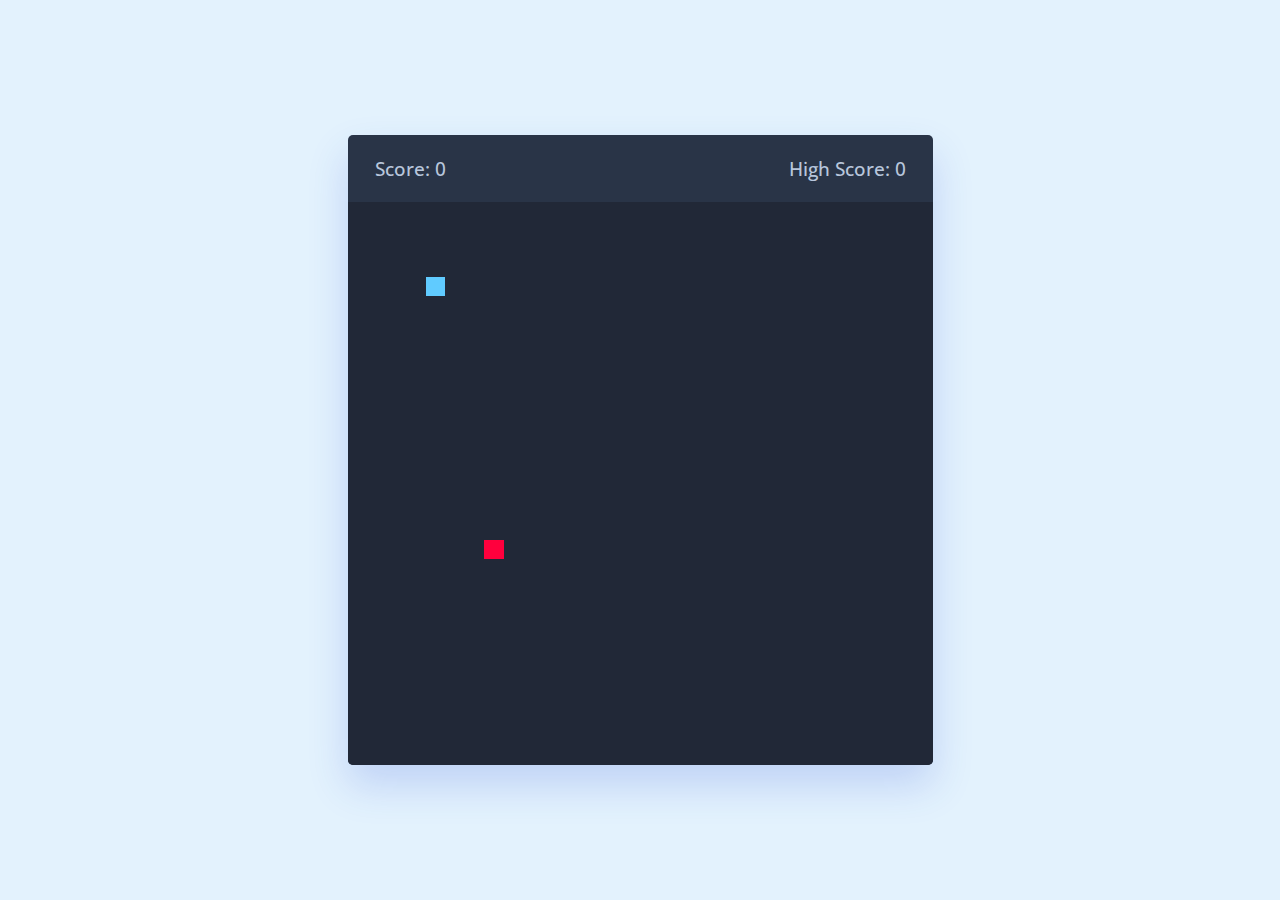
<file: games/snake/index.html>
<!doctype html>
<html lang="en" dir="ltr">

<head>
    <meta charset="utf-8">
    <title>Snake Game</title>

    <link rel="stylesheet" href="style.css">
    <meta name="viewport" content="width=device-width, initial-scale=1.0">
    <link rel="stylesheet" href="https://cdnjs.cloudflare.com/ajax/libs/font-awesome/6.3.0/css/all.min.css">
    <script src="script.js" defer></script>
</head>

<body>

    <div class="wrapper">
        <div class="game-details">
            <span class="score">Score: 0</span>
            <span class="high-score">High Score: 0</span>
        </div>
        <div class="play-board"></div>
        <div class="controls">
            <i data-key="ArrowLeft" class="fa-solid fa-arrow-left-long"></i>
            <i data-key="ArrowUp" class="fa-solid fa-arrow-up-long"></i>
            <i data-key="ArrowRight" class="fa-solid fa-arrow-right-long"></i>
            <i data-key="ArrowDown" class="fa-solid fa-arrow-down-long"></i>
        </div>
    </div>


</body>

</html>
</file>
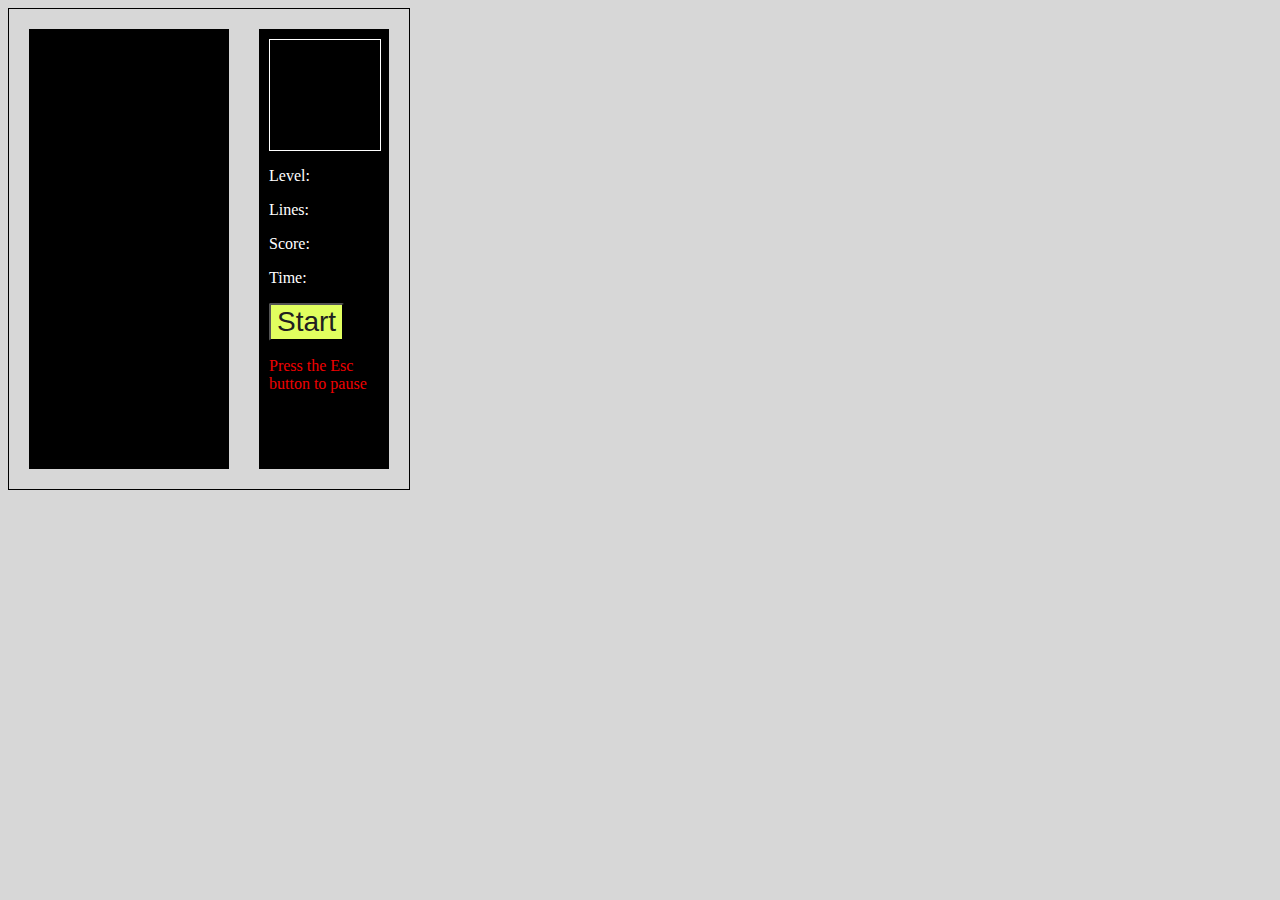
<file: games/tetris/index.html>
<!DOCTYPE html>
<html>

<head>
    <title>Tetris</title>
    <link rel="stylesheet" type="text/css" href="style.css" />

</head>

<body>
    <div id="tetris">
        <div id="info">
            <div id="next_shape"></div>
            <p id="level">Level: <span></span></p>
            <p id="lines">Lines: <span></span></p>
            <p id="score">Score: <span></span></p>
            <p id="time">Time: <span></span></p>
            <button id="start">Start</button>
            <p class="red">Press the Esc button to pause<span></span></p>
        </div>
        <div id="canvas"></div>
    </div>
    <script type="text/javascript" src="script.js"></script>
</body>

</html>
</file>
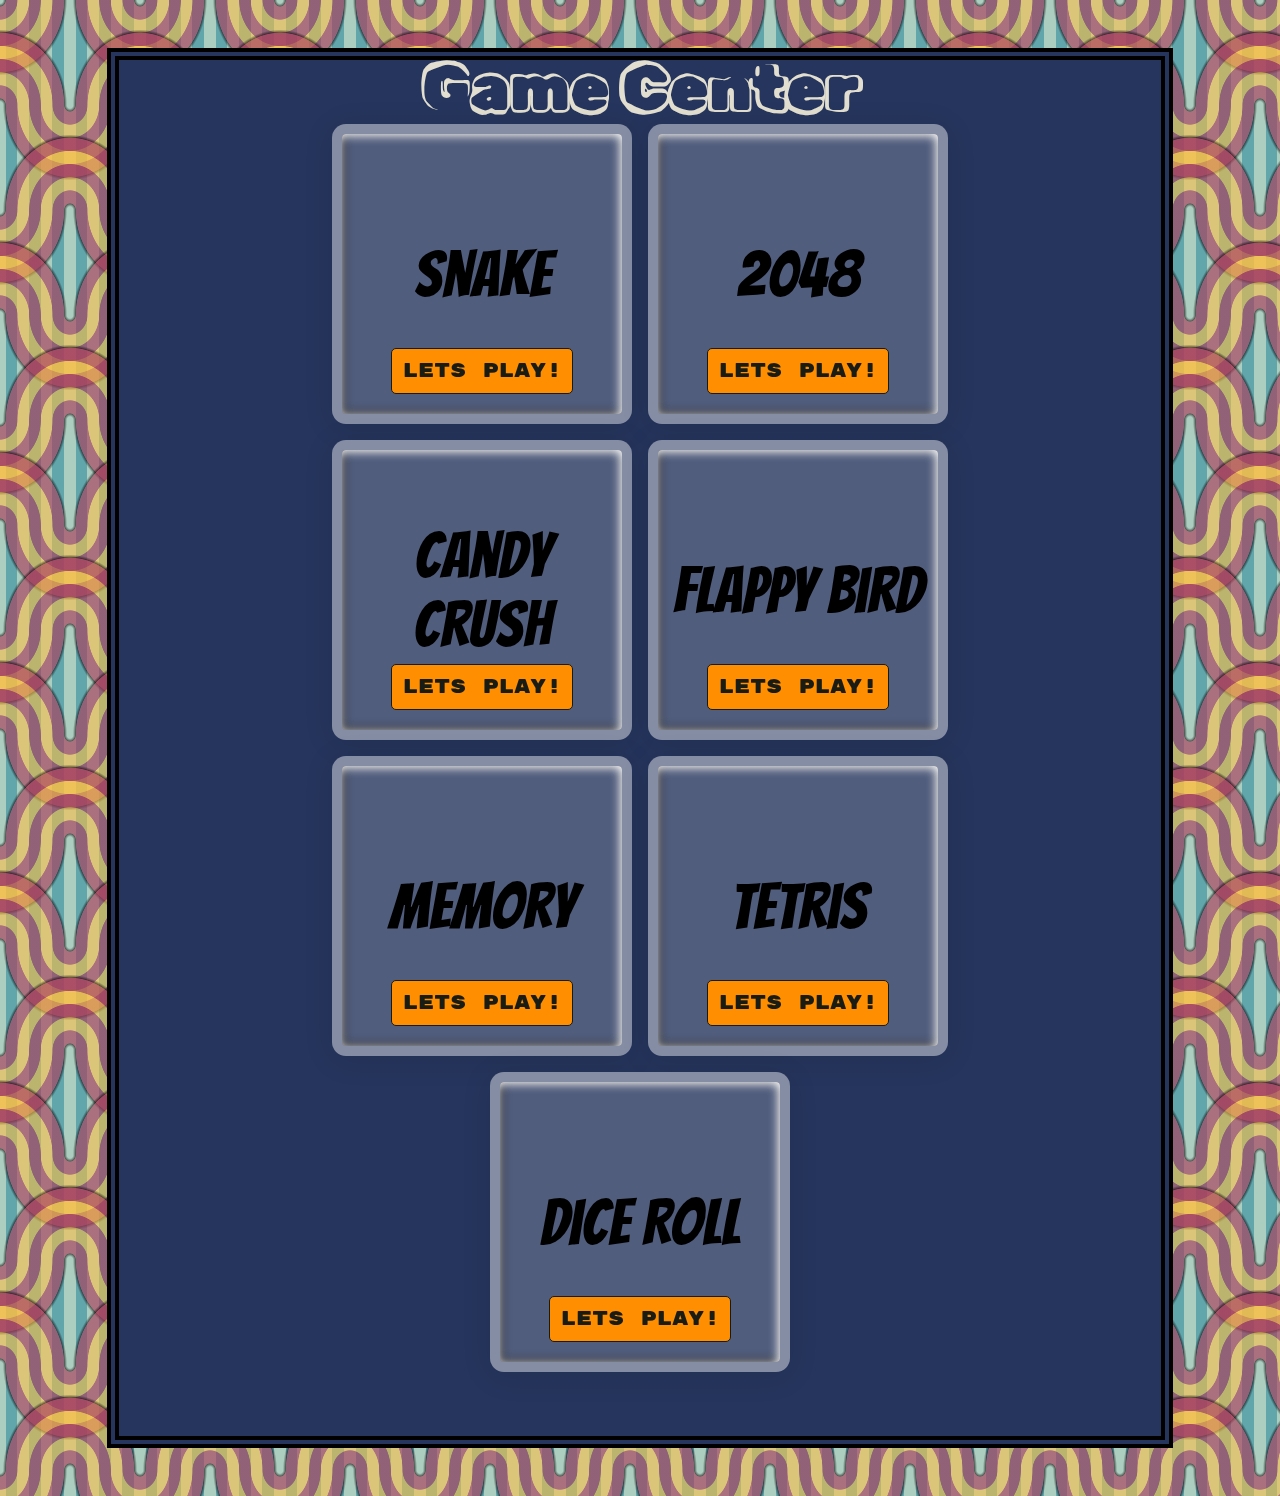
<file: games.html>
<!DOCTYPE html>
<html lang="en">

<head>
    <meta charset="UTF-8">
    <meta name="viewport" content="width=device-width, initial-scale=1.0">
    <title>Document</title>

    <link rel="preconnect" href="https://fonts.googleapis.com">
    <link rel="preconnect" href="https://fonts.gstatic.com" crossorigin>
    <link
        href="https://fonts.googleapis.com/css2?family=Bangers&family=Coral+Pixels&family=Fontdiner+Swanky&family=Fredericka+the+Great&family=Honk&family=Lacquer&family=Lilita+One&family=Pangolin&family=Road+Rage&family=Rubik+Burned&family=Rubik+Doodle+Shadow&family=Rubik+Glitch&family=Rubik+Mono+One&family=Rubik+Vinyl&family=Rubik+Wet+Paint&display=swap"
        rel="stylesheet">

    <link rel="stylesheet" href="styles/style.css">
    <link rel="stylesheet" href="styles/games.css">

    <script defer src="script.js"></script>

</head>

<body>
    <div class="main-site">
        <div class="games-wrapper">
            <h1 class="title">Game Center</h1>
            <div class="game-box 1">
                <h3 class="game-title">Snake</h3>
                <a class="play-btn" href="games/snake/index.html">Lets Play!</a>
            </div>
            <div class="game-box 2"><h3 class="game-title">2048</h3>
                <a class="play-btn" href="games/2048/index.html">Lets Play!</a>
            </div>
            <div class="game-box 3"><h3 class="game-title">Candy Crush</h3>
                <a class="play-btn" href="games/candy_crush/index.html">Lets Play!</a>
            </div>
            <div class="game-box 4"><h3 class="game-title">Flappy Bird</h3>
                <a class="play-btn" href="games/flappy_bird/">Lets Play!</a>
            </div>
            <div class="game-box 5"><h3 class="game-title">Memory</h3>
                <a class="play-btn" href="games/memory/">Lets Play!</a>
            </div>
            <div class="game-box 6"><h3 class="game-title">Tetris</h3>
                <a class="play-btn" href="games/tetris/">Lets Play!</a>
            </div>
            <div class="game-box 7"><h3 class="game-title">Dice Roll</h3>
                <a class="play-btn" href="games/dice_roll/">Lets Play!</a>
            </div>
        </div>
    </div>

</body>

</html>
</file>
<file: styles/style.css>
:root {
    --text-black: #181C14;
    --text-white: #E2DFD0;
    --linkedin-color: #3674B5;

    /* testing pop up */
    --bg-light: #eae6e0;
    --bg-light-1: #e6c798;
    --project-box-0-no-blur: rgb(162, 115, 77);
    --blue-bg-dark: rgb(59, 121, 139);
    --project-box-0: rgba(224, 160, 107, 0.534);
    --project-box-1: #e0a06b;
    --project-box-1-transparent: rgba(224, 160, 107, 0.582);

}

/* =-=-=-=-= COLORS FOR THEME DISPLAY =-=-=-=-= */
/* -------------------------------------------- */
.theme-dark {
    /* Color template 1 - Dark mode */
    --bg-color1: #32012F;
    --bg-color2: #524C42;

    --text-sec-title: #E2DFD0;

    --header-color: #524c42c2;

    --dropdown-text-active: #F97300;

    --box-color1: #6d614c;
    --box-color2: #8f7f64;

    --slider-color: #8f7f64;

    --border-color1: #181C14;
    --border-color2: #E2DFD0;

    --box-shadow1: #B0A4A4;
    --box-shadow2: #7F8487;
    --box-shadow3: #3C3D37;

    --button-color1: #F97300;

    --skills-box: #8f7f64;

    --hover-letter: #ff1493;
    --hover-btn-weather: #4E71FF;

    --click-here: #c81072;

    /* pop up colors */
    --conic-1: #e0a06b;
    --conic-2: #948367cc;
    --conic-3: #7a7161cb;
    --popup-text1: #181C14;
    --popup-text2: #ad5305;
}

.theme-light {
    /* Color tempalte 2 - Light mode */
    --bg-color1: #FFFDF6;
    --bg-color2: #DDEB9D;

    --text-sec-title: #181C14;

    --header-color: #ddeb9db0;

    --dropdown-text-active: #181C14;

    --box-color1: #DDEB9D;
    --box-color2: #a3b652;

    --slider-color: #DDEB9D;

    --border-color1: #181C14;
    --border-color2: #181C14;

    --box-shadow1: #B0A4A4;
    --box-shadow2: #7F8487;
    --box-shadow3: #3C3D37;

    --button-color1: #A0C878;
    --button-color2: #F97300;

    --skills-box: #FFFDF6;

    --hover-letter: #F97300;
    --hover-btn-weather: #4E71FF;

    --click-here: #181C14;

    /* pop up colors */
    --conic-1: #A0C878;
    --conic-2: #809D3C;
    --conic-3: #1e925e;
    --popup-text1: #181C14;
    --popup-text2: #809D3C;
}

* {
    margin: 0;
    padding: 0;
    box-sizing: border-box;
}

body {
    background-color: var(--bg-color1);
}

.site-content {
    display: none;
}

/* === === General Section Stuff === === */

.title-wrapper {
    width: 100%;
    overflow: hidden;
    display: flex;
    align-items: center;
    justify-content: center;
}


.section-title {
    font-family: "Lilita One", sans-serif;
    font-weight: 200;
    font-size: 3rem;
    color: var(--text-sec-title);
}

/* --- --- --- --- --- --- --- --- --- */
/* - + WORD TYPE BORDER WITH CIRCLES + - */
.word-type-border {
    border: 2px solid var(--hover-letter);
}

.ball1,
.ball2,
.ball3,
.ball4,
.ball1m,
.ball2m,
.ball3m,
.ball4m {
    position: absolute;

    width: 12px;
    height: 12px;
    border-radius: 6px;
    border: 2px solid var(--hover-letter);
    background-color: var(--box-color1);

    z-index: 90;
}

.ball1 {
    top: -6px;
    left: -6px;
}

.ball2 {
    top: -6px;
    right: -6px;
}

.ball3 {
    bottom: -6px;
    right: -6px;
}

.ball4 {
    bottom: -6px;
    left: -6px;
}

.ball1m {
    top: -6px;
    left: 50%;
    transform: translateX(-50%);
}

.ball2m {
    right: -6px;
    top: 50%;
    transform: translateY(-50%);
}

.ball3m {
    bottom: -6px;
    left: 50%;
    transform: translateX(-50%);
}

.ball4m {
    left: -6px;
    top: 50%;
    transform: translateY(-50%);
}

.box-title {
    position: absolute;

    height: fit-content;
    width: fit-content;
    padding: 1px 6px;

    background-color: var(--hover-letter);

    font-weight: 400;
    font-style: normal;
    font-size: 18px;
    color: var(--text-sec-title);

    top: -24px;
    left: 0;
    /* transform: translateY(-100%); */

    z-index: 89;
}

/* .sidebar {
    position: fixed;
    left: 0;
    top: 0;
    right: 0;
    width: 100%;
    height: 3rem;

    display: flex;
    align-items: center;
    justify-content: center;

    border-right: 2px dotted var(--border-color1);
}

.main-site {
    margin-left: 10rem;
} */

/* --- GENERAL ANIMATIONS --- */
@keyframes bounceAppear {
    0% {
        /* right: -40rem; */
        opacity: 0;
        transform: scale(0.5);
    }

    40% {
        opacity: 1;
        transform: scale(1.2);
    }

    60% {
        opacity: 1;
        transform: scale(1);
    }

    80% {
        opacity: 1;
        transform: scale(1.1);
    }

    100% {
        opacity: 1;
        transform: scale(1);
    }
}
</file>
<file: styles/about-me.css>
.transition-1 {
    height: fit-content;
    width: 100%;
    margin-bottom: 100px;
    padding-top: 100px;
    /* padding: 0 35px; */
    display: flex;
    align-items: center;
    justify-content: center;
    flex-direction: column;
    gap: 50px;

    background-image: linear-gradient(var(--bg-color2), var(--bg-color1));
}

.about-me-wrapper {
    width: 100%;
    height: fit-content;
    display: flex;
    align-items: center;
}

.section-title-about-me {
    font-family: "Bangers", system-ui;
    font-weight: 400;
    font-style: normal;
    font-size: 3rem;
}
</file>
<file: styles/slider.css>
/* .banner {
    width: 100%;
    display: flex;
    align-items: center;
    justify-content: center;
}

.slider-box {
    position: relative;
    width: fit-content;

}

.slider-card {
    width: 400px;
    height: 500px;
    border: 2px solid black;
    background-color: var(--bg-color2);
}

.slider-box .slider-card:not(.slider-card:first-child) {
    display: none;
}

.slider-box button {
    width: fit-content;
    height: fit-content;
}

.prev-btn,
.next-btn {
    position: absolute;
    width: 3rem;
    height: 3rem;
}

.prev-btn {
    left: -1.5rem;
    top: 50%;
    transform: translateY(-50%);
}

.next-btn {
    right: -1.5rem;
    top: 50%;
    transform: translateY(-50%) rotate(180deg);
} */

.slide-wrap {
    position: relative;
    width: 100%;
    height: 400px;
    overflow: hidden;
}

.slide-item {
    position: absolute;
    width: 300px;
    height: 400px;
    background-color: var(--slider-color);
    border: 2px solid var(--border-color2);
    border-radius: 12px;
    box-shadow: 0 0 10px var(--box-shadow2);
    padding: 20px;
    transition: 0.5s;
    left: calc(50% - 150px);
    top: 0;
    display: flex;
    align-items: center;
    justify-content: center;
    flex-direction: column;
    gap: 20px;
}

.slide-item-title {
    color: var(--text-black);
    text-align: center;
    font-family: "Road Rage", sans-serif;
    font-weight: 400;
    font-style: normal;
    font-size: 2.5rem;
}

.slide-item p {
    color: var(--text-black);
    text-align: justify;
    font-family: "Pangolin", cursive;
    font-weight: 400;
    font-style: normal;
    font-size: 1rem;
}

#nextBtn,
#prevBtn {
    position: absolute;
    display: flex;
    align-items: center;
    justify-content: center;
    top: 40%;
    width: 45px;
    height: 45px;
    padding: 5px;

    border: none;
    border-radius: 50%;
    background-color: var(--button-color1);
    box-shadow: 0 4px 30px rgba(0, 0, 0, 0.1),
        inset -2px 2px 4px rgb(255, 255, 255),
        inset 2px -2px 4px rgba(43, 42, 42, 0.738);
    font-size: 2rem;
    color: var(--text-black);
    left: 50px;
    z-index: 10000;

    transition: box-shadow 0.4s ease;
}

#nextBtn:hover,
#prevBtn:hover {
    cursor: pointer;
    filter: grayscale(0.3);
    box-shadow: 0 0 15px var(--box-shadow3);
}

#nextBtn {
    left: unset;
    right: 50px;
}

@media screen and (max-width: 768px) {
    #nextBtn {
        right: 5px;
    }

    #prevBtn {
        left: 5px;
    }
}
</file>
<file: styles/loader.css>
.loader-content {
  position: fixed;
  top: 0;
  left: 0;
  width: 100%;
  height: 100%;
  background: white; /* or dark based on theme */
  display: flex;
  align-items: center;
  justify-content: center;
  z-index: 9999;
  transition: opacity 0.4s ease;
}

.loader-content.hidden {
  opacity: 0;
  pointer-events: none;
}

.wheel-and-hamster {
    --dur: 1s;
    position: relative;
    width: 12em;
    height: 12em;
    font-size: 14px;
}

.wheel,
.hamster,
.hamster div,
.spoke {
    position: absolute;
}

.wheel,
.spoke {
    border-radius: 50%;
    top: 0;
    left: 0;
    width: 100%;
    height: 100%;
}

.wheel {
    background: radial-gradient(100% 100% at center, hsla(0, 0%, 60%, 0) 47.8%, hsl(0, 0%, 60%) 48%);
    z-index: 2;
}

.hamster {
    animation: hamster var(--dur) ease-in-out infinite;
    top: 50%;
    left: calc(50% - 3.5em);
    width: 7em;
    height: 3.75em;
    transform: rotate(4deg) translate(-0.8em, 1.85em);
    transform-origin: 50% 0;
    z-index: 1;
}

.hamster__head {
    animation: hamsterHead var(--dur) ease-in-out infinite;
    background: hsl(30, 90%, 55%);
    border-radius: 70% 30% 0 100% / 40% 25% 25% 60%;
    box-shadow: 0 -0.25em 0 hsl(30, 90%, 80%) inset,
        0.75em -1.55em 0 hsl(30, 90%, 90%) inset;
    top: 0;
    left: -2em;
    width: 2.75em;
    height: 2.5em;
    transform-origin: 100% 50%;
}

.hamster__ear {
    animation: hamsterEar var(--dur) ease-in-out infinite;
    background: hsl(0, 90%, 85%);
    border-radius: 50%;
    box-shadow: -0.25em 0 hsl(30, 90%, 55%) inset;
    top: -0.25em;
    right: -0.25em;
    width: 0.75em;
    height: 0.75em;
    transform-origin: 50% 75%;
}

.hamster__eye {
    animation: hamsterEye var(--dur) linear infinite;
    background-color: hsl(0, 0%, 0%);
    border-radius: 50%;
    top: 0.375em;
    left: 1.25em;
    width: 0.5em;
    height: 0.5em;
}

.hamster__nose {
    background: hsl(0, 90%, 75%);
    border-radius: 35% 65% 85% 15% / 70% 50% 50% 30%;
    top: 0.75em;
    left: 0;
    width: 0.2em;
    height: 0.25em;
}

.hamster__body {
    animation: hamsterBody var(--dur) ease-in-out infinite;
    background: hsl(30, 90%, 90%);
    border-radius: 50% 30% 50% 30% / 15% 60% 40% 40%;
    box-shadow: 0.1em 0.75em 0 hsl(30, 90%, 55%) inset,
        0.15em -0.5em 0 hsl(30, 90%, 80%) inset;
    top: 0.25em;
    left: 2em;
    width: 4.5em;
    height: 3em;
    transform-origin: 17% 50%;
    transform-style: preserve-3d;
}

.hamster__limb--fr,
.hamster__limb--fl {
    clip-path: polygon(0 0, 100% 0, 70% 80%, 60% 100%, 0% 100%, 40% 80%);
    top: 2em;
    left: 0.5em;
    width: 1em;
    height: 1.5em;
    transform-origin: 50% 0;
}

.hamster__limb--fr {
    animation: hamsterFRLimb var(--dur) linear infinite;
    background: linear-gradient(hsl(30, 90%, 80%) 80%, hsl(0, 90%, 75%) 80%);
    transform: rotate(15deg) translateZ(-1px);
}

.hamster__limb--fl {
    animation: hamsterFLLimb var(--dur) linear infinite;
    background: linear-gradient(hsl(30, 90%, 90%) 80%, hsl(0, 90%, 85%) 80%);
    transform: rotate(15deg);
}

.hamster__limb--br,
.hamster__limb--bl {
    border-radius: 0.75em 0.75em 0 0;
    clip-path: polygon(0 0, 100% 0, 100% 30%, 70% 90%, 70% 100%, 30% 100%, 40% 90%, 0% 30%);
    top: 1em;
    left: 2.8em;
    width: 1.5em;
    height: 2.5em;
    transform-origin: 50% 30%;
}

.hamster__limb--br {
    animation: hamsterBRLimb var(--dur) linear infinite;
    background: linear-gradient(hsl(30, 90%, 80%) 90%, hsl(0, 90%, 75%) 90%);
    transform: rotate(-25deg) translateZ(-1px);
}

.hamster__limb--bl {
    animation: hamsterBLLimb var(--dur) linear infinite;
    background: linear-gradient(hsl(30, 90%, 90%) 90%, hsl(0, 90%, 85%) 90%);
    transform: rotate(-25deg);
}

.hamster__tail {
    animation: hamsterTail var(--dur) linear infinite;
    background: hsl(0, 90%, 85%);
    border-radius: 0.25em 50% 50% 0.25em;
    box-shadow: 0 -0.2em 0 hsl(0, 90%, 75%) inset;
    top: 1.5em;
    right: -0.5em;
    width: 1em;
    height: 0.5em;
    transform: rotate(30deg) translateZ(-1px);
    transform-origin: 0.25em 0.25em;
}

.spoke {
    animation: spoke var(--dur) linear infinite;
    background: radial-gradient(100% 100% at center, hsl(0, 0%, 60%) 4.8%, hsla(0, 0%, 60%, 0) 5%),
        linear-gradient(hsla(0, 0%, 55%, 0) 46.9%, hsl(0, 0%, 65%) 47% 52.9%, hsla(0, 0%, 65%, 0) 53%) 50% 50% / 99% 99% no-repeat;
}

/* Animations */
@keyframes hamster {

    from,
    to {
        transform: rotate(4deg) translate(-0.8em, 1.85em);
    }

    50% {
        transform: rotate(0) translate(-0.8em, 1.85em);
    }
}

@keyframes hamsterHead {

    from,
    25%,
    50%,
    75%,
    to {
        transform: rotate(0);
    }

    12.5%,
    37.5%,
    62.5%,
    87.5% {
        transform: rotate(8deg);
    }
}

@keyframes hamsterEye {

    from,
    90%,
    to {
        transform: scaleY(1);
    }

    95% {
        transform: scaleY(0);
    }
}

@keyframes hamsterEar {

    from,
    25%,
    50%,
    75%,
    to {
        transform: rotate(0);
    }

    12.5%,
    37.5%,
    62.5%,
    87.5% {
        transform: rotate(12deg);
    }
}

@keyframes hamsterBody {

    from,
    25%,
    50%,
    75%,
    to {
        transform: rotate(0);
    }

    12.5%,
    37.5%,
    62.5%,
    87.5% {
        transform: rotate(-2deg);
    }
}

@keyframes hamsterFRLimb {

    from,
    25%,
    50%,
    75%,
    to {
        transform: rotate(50deg) translateZ(-1px);
    }

    12.5%,
    37.5%,
    62.5%,
    87.5% {
        transform: rotate(-30deg) translateZ(-1px);
    }
}

@keyframes hamsterFLLimb {

    from,
    25%,
    50%,
    75%,
    to {
        transform: rotate(-30deg);
    }

    12.5%,
    37.5%,
    62.5%,
    87.5% {
        transform: rotate(50deg);
    }
}

@keyframes hamsterBRLimb {

    from,
    25%,
    50%,
    75%,
    to {
        transform: rotate(-60deg) translateZ(-1px);
    }

    12.5%,
    37.5%,
    62.5%,
    87.5% {
        transform: rotate(20deg) translateZ(-1px);
    }
}

@keyframes hamsterBLLimb {

    from,
    25%,
    50%,
    75%,
    to {
        transform: rotate(20deg);
    }

    12.5%,
    37.5%,
    62.5%,
    87.5% {
        transform: rotate(-60deg);
    }
}

@keyframes hamsterTail {

    from,
    25%,
    50%,
    75%,
    to {
        transform: rotate(30deg) translateZ(-1px);
    }

    12.5%,
    37.5%,
    62.5%,
    87.5% {
        transform: rotate(10deg) translateZ(-1px);
    }
}

@keyframes spoke {
    from {
        transform: rotate(0);
    }

    to {
        transform: rotate(-1turn);
    }
}
</file>
<file: styles/header.css>
header {
    /* background-color: var(--box-color1); */
    position: fixed;
    width: 100%;
    left: 0;
    top: 0;
    right: 0;
    z-index: 10001;
}

.header {

    width: 100%;
    height: 4rem;

    /* border-bottom: 2px double var(--border-color1); */

    background: var(--header-color);
    box-shadow: 0 4px 30px rgba(0, 0, 0, 0.3);
    backdrop-filter: blur(5px);
    -webkit-backdrop-filter: blur(5px);

    display: flex;
    align-items: center;
    justify-content: space-around;
}

.logo-text {
    font-family: "Fredericka the Great", serif;
    font-size: 1.8rem;
    font-weight: bolder;
    color: var(--text-sec-title);
}

/* = = = Nav bar section = = = */
.nav-bar {
    display: flex;
    align-items: center;
    justify-content: space-between;
    gap: 2rem;
}

.nav-bar ul {
    display: flex;
    gap: 4rem;
    list-style: none;
}

.nav-bar a {
    text-decoration: none;
    font-family: "Lilita One", sans-serif;
    font-size: 1.5rem;
    /* font-weight: bold; */
    color: var(--text-sec-title);

    position: relative;

    transition: color 0.3s;
}

.nav-bar a::after {
    content: '';
    position: absolute;
    left: 0;
    bottom: -4px;
    width: 0;
    height: 2px;
    background-color: var(--hover-letter);
    transition: width 0.3s ease-out;
}

.nav-bar a:hover {
    color: var(--hover-letter);
    cursor: pointer;
}

.nav-bar a:hover::after {
    width: 100%;
}

/* = = = = = = = = = */

.color-selection {
    display: flex;
    align-items: center;
    justify-content: center;
    flex-direction: row;
}

.colors-icon {
    height: 2rem;
}

.colors-icon:hover {
    animation: spinIcon 0.2s ease forwards;
}

@keyframes spinIcon {
    to {
        transform: rotate(360deg);
    }
}

#themeSelector {
    padding: 0.4rem 1rem;
    font-size: 1rem;
    border-radius: 0.5rem;
    border: 2px solid var(--border-color1);
    background: linear-gradient(45deg, var(--box-color1), var(--bg-color1));
    color: var(--text-sec-title);
    cursor: pointer;
    outline: none;
    transition: all 0.4s ease;
    box-shadow: 0 2px 5px rgba(0, 0, 0, 0.1);
}

/* On hover/focus for better interactivity */
#themeSelector:hover,
#themeSelector:focus {
    background-color: var(--box-color2);
    box-shadow: 0 2px 5px rgba(0, 0, 0, 0.8);
}

/* ------------------------------------------ */
/* ----------> HAMBURGER MENU <- <-------- */
#checkbox {
    display: none;
}

.hamb-menu-box {
    width: 3rem;
    height: 3rem;

    display: flex;
    flex-direction: column;
    align-items: center;
    justify-content: center;
    position: relative;
    gap: 6px;

    cursor: pointer;
    transition-duration: 0.5s;

    z-index: 10001;
}

.line {
    height: 4px;
    width: 70%;
    background-color: var(--border-color1);
    border-radius: 2.5px;
}

#hamb-line-1,
#hamb-line-3 {
    width: 55%;
}

#hamb-line-2 {
    transition-duration: 0.8s
}

#checkbox:checked+.hamb-menu-box .line {
    position: absolute;
    transition-duration: 0.5s;
    background-color: var(--border-color2);
}

#checkbox:checked+.hamb-menu-box #hamb-line-2 {
    transform: scaleX(0);
    transition-duration: 0.5s;
}

#checkbox:checked+.hamb-menu-box #hamb-line-1 {
    width: 60%;
    transform: rotate(45deg);
    transition-duration: 0.5s;
}

#checkbox:checked+.hamb-menu-box #hamb-line-3 {
    width: 60%;
    transform: rotate(-45deg);
    transition-duration: 0.5s;
}

#checkbox:checked+.hamb-menu-box {
    transition-duration: 0.5s;
    transform: rotate(180deg);
}

#checkbox:checked+.hamb-menu-box {
    transition: 0.5s;
    border-radius: 1.5rem;
}

/* ------------------------------------------ */
/* ----------> RESPONSIVE DESIGN <- <-------- */
@media (max-width: 1040px) {
    .nav-bar {
        display: none;
    }

    .logo-text {
        display: none;
    }

    .header {
        align-items: center;
    }

    /* Hide menu by default */
    .dropdown-menu {
        position: fixed;
        top: 0;
        left: 0;
        width: 100%;
        height: 100dvh;
        background-color: var(--bg-color1);
        /* Change to your desired background */
        transform: translateY(-100%);
        transition: transform 0.4s ease;
        z-index: 1000;
        display: flex;
        align-items: center;
        justify-content: center;
    }

    /* Show menu when checkbox is checked */
    #checkbox:checked~.dropdown-menu {
        transform: translateY(0);
    }

    /* UL Layout */
    .dropdown-ul {
        list-style: none;
        top: 70px;
        padding: 0;
        margin: 0;
        text-align: center;
        color: var(--text-2);

        display: flex;
        flex-direction: column;
        gap: 3rem;
    }

    /* Base state for each menu item */
    .dropdown-li {
        opacity: 0;
        transform: translateX(-50%);
        transition: transform 0.3s ease, opacity 0.3s ease;
        cursor: pointer;

        padding-right: 5px;

        /* border-right: 3px solid white; */
        /* border-bottom: 3px solid white; */

        box-shadow: none;
        /* color: var(--dropdown-text); */
        color: var(--box-color2);
        font-family: "Rubik Wet Paint", system-ui;
        font-weight: 400;
        font-style: normal;
        font-size: 2.5rem;

        /* 
        background: linear-gradient(to right, rgb(216, 147, 20), var(--));
        -webkit-background-clip: text;
        background-clip: text;
        color: transparent; */

        /* transition: color 0.3s ease-in; */
    }

    .dropdown-li:hover {
        color: var(--dropdown-text-active);
    }

    /* Animate in each LI when menu is open */
    #checkbox:checked~.dropdown-menu .dropdown-li {
        opacity: 1;
        transform: translateX(0);
    }

    /* Stagger animation delay */
    #checkbox:checked~.dropdown-menu .dropdown-li:nth-child(1) {
        transition-delay: 0.3s;
    }

    #checkbox:checked~.dropdown-menu .dropdown-li:nth-child(2) {
        transition-delay: 0.4s;
    }

    #checkbox:checked~.dropdown-menu .dropdown-li:nth-child(3) {
        transition-delay: 0.5s;
    }

    #checkbox:checked~.dropdown-menu .dropdown-li:nth-child(4) {
        transition-delay: 0.6s;
    }

    #checkbox:checked~.dropdown-menu .dropdown-li:nth-child(5) {
        transition-delay: 0.7s;
    }

    #checkbox:checked~.dropdown-menu .dropdown-li:nth-child(6) {
        transition-delay: 0.8s;
    }
}

@media (min-width: 1040px) {
    .hamb-menu-box {
        display: none;
    }

    .dropdown-menu {
        display: none;
    }
}
</file>
<file: styles/home.css>
.home-wrapper {
    height: 100dvh;
    width: 100%;
    position: relative;

    display: flex;
    align-items: center;
    justify-content: center;
    flex-direction: column;
    gap: 3rem;

    background-color: var(--bg-color2);
}

.home-up-area {
    width: 100%;
}

.name-wrapper {
    width: 30%;
    display: flex;
    align-items: end;
    flex-direction: column;
}

.fname span,
.lname span {
    font-family: "Honk", system-ui;
    font-optical-sizing: auto;
    font-weight: 400;
    font-style: normal;
    font-variation-settings:
        "MORF" 15,
        "SHLN" 50;
    /* font-size: 14rem; */

    display: inline-block;

    /* color: var(--text-black); */

    transition:
        color 0.2s ease,
        transform 0.2s ease;
}

.fname span:hover,
.lname span:hover {
    color: var(--hover-letter);
    transform: translateY(-1rem);
    cursor: cell;
}

/* This mimics the hover effect via JS */
.fname span.hover-effect,
.lname span.hover-effect {
    color: var(--hover-letter);
    transform: translateY(-1rem);
}

.fname {
    opacity: 0;
}

.fname.animate,
.lname.animate {
    animation: appearName 0.7s ease-out forwards;
}

.lname {
    opacity: 0;
}

/* .home-video {
    top: 10rem;
}

.home-video.animate {
    animation: slideUpVideo 0.7s ease-out forwards;
} */

/* --------------------------------- */
/* ---------- SCROLL DOWN ICON ----- */
.scrolldown {
    --color13: black;
    --sizeX: 30px;
    --sizeY: 50px;
    position: absolute;
    bottom: 2rem;
    left: 50%;
    transform: translateX(-50%);

    width: var(--sizeX);
    height: var(--sizeY);
    margin-left: var(sizeX / 2);
    border: calc(var(--sizeX) / 10) solid var(--color13);
    border-radius: 50px;
    box-sizing: border-box;
    margin-bottom: 16px;
    cursor: none;
}

.scrolldown.animate {
    animation: slideUpScrollIcon 0.7s ease-out forwards;
}

.scrolldown::before {
    content: "";
    position: absolute;
    bottom: 30px;
    left: 50%;
    width: 6px;
    height: 6px;
    margin-left: -3px;
    background-color: var(--color13);
    border-radius: 100%;
    animation: scrolldown-anim 2s infinite;
    box-sizing: border-box;
    box-shadow: 0px -5px 3px 1px #ffffff66;
}

@keyframes scrolldown-anim {
    0% {
        opacity: 0;
        height: 6px;
    }

    40% {
        opacity: 1;
        height: 10px;
    }

    80% {
        transform: translate(0, 20px);
        height: 10px;
        opacity: 0;
    }

    100% {
        height: 3px;
        opacity: 0;
    }
}

.chevrons {
    padding: 6px 0 0 0;
    margin-left: -3px;
    margin-top: 48px;
    width: 30px;
    display: flex;
    flex-direction: column;
    align-items: center;
}

.chevrondown {
    margin-top: -6px;
    position: relative;
    border: solid var(--color13);
    border-width: 0 3px 3px 0;
    display: inline-block;
    width: 10px;
    height: 10px;
    transform: rotate(45deg);
}

.chevrondown:nth-child(odd) {
    animation: pulse54012 500ms ease infinite alternate;
}

.chevrondown:nth-child(even) {
    animation: pulse54012 500ms ease infinite alternate 250ms;
}

@keyframes pulse54012 {
    from {
        opacity: 0;
    }

    to {
        opacity: 0.5;
    }
}



.transition-1 {
    height: 400px;
    width: 100%;
    display: flex;
    align-items: flex-start;
    justify-content: center;

    background: linear-gradient(var(--bg-color2), var(--bg-color1));
}

/* == == == CONTACT ME button == == == */
.contact-btn {
    position: relative;
    text-decoration: none;
    display: flex;
    justify-content: center;
    align-items: center;
    width: 13rem;
    overflow: hidden;
    height: 3rem;
    background-size: 300% 300%;
    cursor: pointer;
    backdrop-filter: blur(1rem);
    border-radius: 5rem;
    transition: 0.5s;
    animation: gradient_301 5s ease infinite;
    border: double 4px transparent;
    background-image: linear-gradient(#212121, #212121),
        linear-gradient(137.48deg,
            #ffdb3b 10%,
            #fe53bb 45%,
            #8f51ea 67%,
            #0044ff 87%);
    background-origin: border-box;
    background-clip: content-box, border-box;
}

.contact-btn.animate {
    animation: slideUp 0.7s ease-out forwards;
}

#container-stars {
    position: absolute;
    z-index: -1;
    width: 100%;
    height: 100%;
    overflow: hidden;
    transition: 0.5s;
    backdrop-filter: blur(1rem);
    border-radius: 5rem;
}

strong {
    z-index: 2;
    font-family: "Avalors Personal Use";
    font-size: 12px;
    letter-spacing: 5px;
    color: #ffffff;
    text-shadow: 0 0 4px white;
}

#glow {
    position: absolute;
    display: flex;
    width: 12rem;
}

.circle {
    width: 100%;
    height: 30px;
    filter: blur(2rem);
    animation: pulse_3011 4s infinite;
    z-index: -1;
}

.circle:nth-of-type(1) {
    background: rgba(254, 83, 186, 0.636);
}

.circle:nth-of-type(2) {
    background: rgba(142, 81, 234, 0.704);
}

.contact-btn:hover #container-stars {
    z-index: 1;
    background-color: #212121;
}

.contact-btn:hover {
    transform: scale(1.1);
}

.contact-btn:active {
    border: double 4px #fe53bb;
    background-origin: border-box;
    background-clip: content-box, border-box;
    animation: none;
}

.contact-btn:active .circle {
    background: #fe53bb;
}

#stars {
    position: relative;
    background: transparent;
    width: 200rem;
    height: 200rem;
}

#stars::after {
    content: "";
    position: absolute;
    top: -10rem;
    left: -100rem;
    width: 100%;
    height: 100%;
    animation: animStarRotate 90s linear infinite;
}

#stars::after {
    background-image: radial-gradient(#ffffff 1px, transparent 1%);
    background-size: 50px 50px;
}

#stars::before {
    content: "";
    position: absolute;
    top: 0;
    left: -50%;
    width: 170%;
    height: 500%;
    animation: animStar 60s linear infinite;
}

#stars::before {
    background-image: radial-gradient(#ffffff 1px, transparent 1%);
    background-size: 50px 50px;
    opacity: 0.5;
}

@keyframes animStar {
    from {
        transform: translateY(0);
    }

    to {
        transform: translateY(-135rem);
    }
}

@keyframes animStarRotate {
    from {
        transform: rotate(360deg);
    }

    to {
        transform: rotate(0);
    }
}

@keyframes gradient_301 {
    0% {
        background-position: 0% 50%;
    }

    50% {
        background-position: 100% 50%;
    }

    100% {
        background-position: 0% 50%;
    }
}

@keyframes pulse_3011 {
    0% {
        transform: scale(0.75);
        box-shadow: 0 0 0 0 rgba(0, 0, 0, 0.7);
    }

    70% {
        transform: scale(1);
        box-shadow: 0 0 0 10px rgba(0, 0, 0, 0);
    }

    100% {
        transform: scale(0.75);
        box-shadow: 0 0 0 0 rgba(0, 0, 0, 0);
    }
}

/* --------------------------------- */
/* -- -- -- ANIMATIONS FOR NAME -- -- -- */
@keyframes appearName {
    0% {
        right: -40rem;
        opacity: 0;
        transform: scale(0.5);
    }

    75% {
        right: -6rem;
        opacity: 1;
        transform: scale(1.1);
    }

    100% {
        right: 0;
        opacity: 1;
        transform: scale(1);
    }
}

@keyframes slideUp {
    0% {
        top: 10rem;
        opacity: 0.3;
    }

    100% {
        top: 0;
        opacity: 1;
    }
}

@keyframes slideUpScrollIcon {
    0% {
        bottom: -5rem;
        opacity: 0.3;
    }

    100% {
        bottom: 2rem;
        opacity: 1;
    }
}

/* --------------------------------- */

/* ============================================= */
/* ----------- RESPONSIVE DESIGN --------------- */

@media (min-width: 1280px) {
    .home-up-area {
        display: flex;
        align-items: center;
        justify-content: center;
        flex-direction: row;

        gap: 4rem;

        width: 100%;
    }

    .lname,
    .fname {
        font-size: 14rem;
    }
}

@media (min-width: 1080px) and (max-width: 1280px) {
    .home-up-area {
        display: flex;
        align-items: center;
        justify-content: center;
        flex-direction: row;

        gap: 3rem;

        width: 100%;
    }

    .lname,
    .fname {
        font-size: 11rem;
    }
}

@media (min-width: 840px) and (max-width: 1080px) {
    .home-up-area {
        display: flex;
        align-items: center;
        justify-content: center;
        flex-direction: column;

        gap: 1rem;

        width: 100%;
    }

    .lname,
    .fname {
        font-size: 9rem;
    }
}

@media (max-width: 840px) {
    .home-up-area {
        display: flex;
        align-items: center;
        justify-content: center;
        flex-direction: column;

        gap: 4rem;

        width: 100%;
    }

    .lname,
    .fname {
        font-size: 8rem;
    }
}

@media (max-width: 560px) {
    .home-up-area {
        display: flex;
        align-items: center;
        justify-content: center;
        flex-direction: column;

        gap: 4rem;

        width: 100%;
    }

    .lname,
    .fname {
        font-size: 7rem;
    }
}
</file>
<file: styles/experience.css>
.exp-section {
    display: flex;
    justify-content: center;
    align-items: center;
    flex-direction: column;
    margin-bottom: 5rem;
    width: 100%;
    height: fit-content;
}

.exp-wrapper {
    width: 100%;

    display: flex;
    align-items: center;
    justify-content: center;
    flex-direction: column;
    gap: 3rem;

    overflow: hidden;

    padding: 2rem 0;
}

.section-title-experience {
    font-family: "Rubik Glitch", system-ui;
    font-weight: 400;
    font-style: normal;
    font-size: 4rem;

    color: var(--text-sec-title);

    opacity: 0;
    transform: translateX(-200%);
}

.section-title-experience.animate-exp {
    animation: titleSlide 0.4s ease forwards;
}

@keyframes titleSlide {
    to {
        opacity: 1;
        transform: translateX(0);
    }
}

.item {
    position: relative;

    border: 2px solid var(--border-color1);
    border-radius: 2rem;

    background-color: var(--box-color1);

    display: flex;
    align-items: center;
    justify-content: space-around;
    flex-direction: column;

    transition:
        background-color 0.3s ease;
}

.item:hover {
    background-color: var(--box-color2);
}

.exp-info {
    display: flex;
    align-items: center;
    justify-content: center;
    flex-direction: column;

    gap: 2rem;

    color: var(--text-black);

    & h3 {
        font-family: "Lilita One", sans-serif;
        font-weight: 400;
        font-style: normal;
        font-size: 1.8rem;
    }

    & p {
        font-family: "Bangers", system-ui;
        font-weight: 300;
        font-style: normal;
        font-size: 1.4rem;
    }
}

.exp-button {
    text-decoration: none;
    color: var(--text-black);
    font-weight: bold;
    border: 1px solid var(--border-color1);
    border-radius: 30px;
    box-shadow: 0 4px 30px rgba(0, 0, 0, 0.1),
        inset -2px 2px 4px rgb(255, 255, 255),
        inset 2px -2px 4px rgb(43, 42, 42);
    font-size: 1.2rem;
    padding: 8px 26px;
    background-color: var(--button-color1);
    transition:
        transform 0.2s ease,
        box-shadow 0.4s ease;
}

.exp-button:hover {
    cursor: pointer;
    transform: scale(1.1);
    font-weight: bolder;
    box-shadow: 0 0 15px var(--box-shadow3);
}

/* ---------------------------- */
/* --- POP UP BOX --- */

/* == == POP UP TEXT FOR EXPERIENCE == == */
#popup-title {
    font-family: "Bangers", system-ui;
    font-weight: 400;
    font-style: normal;
    font-size: 1.7rem;
}

#popup-description {
    overflow-y: auto;
    flex-grow: 1;
    margin-top: 15px;
    padding-right: 10px;
    /* space for scrollbar */
    /* max-height: 90%; */
    max-height: 60vh;
    /* control scrollable area height */

    font-family: "Pangolin", cursive;
    font-weight: 400;
    font-style: normal;
    font-size: 1.2rem;
}

#popup-description ul {
    padding: 1.5rem;
    margin-top: 1rem;
    text-align: center;

    display: flex;
    align-items: center;
    justify-content: center;
    flex-direction: column;
    border-radius: 10px;

    background: var(--bg-light);
    border: 2px solid var(--bg-light-1);

}

#popup-description li {
    list-style-type: none;
    margin-bottom: 1rem;
    /* increase this for more space */
    line-height: 1.6;


}

#popup-description li:nth-child(odd) {
    color: var(--popup-text1);
}

#popup-description li:nth-child(even) {
    color: var(--popup-text2);
}

.popup-overlay {
    position: fixed;
    top: 0;
    left: 0;
    width: 100%;
    height: 100%;
    display: none;
    align-items: center;
    justify-content: center;
    background-color: rgba(0, 0, 0, 0.4);
    backdrop-filter: blur(8px);
    z-index: 9999;
}

.popup-box {
    background: var(--project-box-0-no-blur);
    padding: 20px 20px;
    width: 420px;
    max-width: 90%;
    max-height: 90vh;
    /* allow room if needed */
    overflow-y: auto;
    border-radius: 29px;
    position: relative;
    text-align: center;
    box-shadow: 0 0 3.5em var(--project-box-0),
        inset -5px -5px 5px rgba(83, 83, 83, 0.719),
        inset 5px 5px 5px rgba(83, 83, 83, 0.719);

    background-image: conic-gradient(from var(--angle), var(--conic-1), var(--conic-2), var(--conic-3), var(--conic-2), var(--conic-1));

    border: 2px solid black;
    overflow: hidden;

    animation: 3s spin linear infinite;
}

@keyframes spin {
    from {
        --angle: 0deg;
    }

    to {
        --angle: 360deg;
    }
}

@property --angle {
    syntax: "<angle>";
    initial-value: 0deg;
    inherits: false;
}

.close-btn-box {
    display: flex;
    align-items: center;
    justify-content: center;
    position: relative;
    overflow: hidden;

    justify-self: end;
    width: 60px;
    height: 60px;
}

.close-btn {
    position: absolute;
    display: flex;
    justify-content: center;
    align-items: center;
    top: 10px;
    right: 10px;
    width: 40px;
    height: 40px;
    padding: 0;
    margin: 0;

    font-family: "Lilita One", sans-serif;
    font-weight: 400;
    font-style: normal;
    font-size: 38px;
    cursor: pointer;
    border: 2px solid black;
    border-radius: 50%;
    background-color: var(--project-box-1-transparent);
}

.close-btn:hover {
    animation: 0.4s close-btn ease;
}

@keyframes close-btn {
    0% {
        transform: scale(1.0) rotate(0deg);
    }

    100% {
        transform: scale(1.5) rotate(360deg);
    }
}

/* .................done */

/* = - = - = - SLIDE RIGHT ANIMATIONS - = - = - = */
@keyframes slideRight {
    0% {
        left: -32rem;
        opacity: 0;
        box-shadow: 0 0 15px var(--box-shadow3);
        box-shadow: -80px 0 80px var(--button-color1);
    }

    75% {
        left: -14rem;
        opacity: 1;
        box-shadow: 0 0 15px var(--box-shadow3);
    }

    100% {
        left: -16rem;
        opacity: 1;
    }
}

@keyframes slideRight_2 {
    0% {
        left: -28rem;
        opacity: 0;
        box-shadow: 0 0 15px var(--box-shadow3);
        box-shadow: -80px 0 80px var(--button-color1);
    }

    75% {
        left: -12rem;
        opacity: 1;
        box-shadow: 0 0 15px var(--box-shadow3);
    }

    100% {
        left: -14rem;
        opacity: 1;
    }
}

@keyframes slideRight_3 {
    0% {
        left: -24rem;
        opacity: 0;
        box-shadow: 0 0 15px var(--box-shadow3);
        box-shadow: -80px 0 80px var(--button-color1);
    }

    75% {
        left: -8rem;
        opacity: 1;
        box-shadow: 0 0 15px var(--box-shadow3);
    }

    100% {
        left: -10rem;
        opacity: 1;
    }
}

/* = - = - = - SLIDE LEFT ANIMATIONS - = - = - = */
@keyframes slideLeft {
    0% {
        right: -32rem;
        opacity: 0;
        box-shadow: 0 0 15px var(--box-shadow3);
        box-shadow: 80px 0 80px var(--button-color1);
    }

    75% {
        right: -14rem;
        opacity: 1;
        box-shadow: 0 0 15px var(--box-shadow3);
    }

    100% {
        right: -16rem;
        opacity: 1;
    }
}

@keyframes slideLeft_2 {
    0% {
        right: -28rem;
        opacity: 0;
        box-shadow: 0 0 15px var(--box-shadow3);
        box-shadow: 80px 0 80px var(--button-color1);
    }

    75% {
        right: -12rem;
        opacity: 1;
        box-shadow: 0 0 15px var(--box-shadow3);
    }

    100% {
        right: -14rem;
        opacity: 1;
    }
}

@keyframes slideLeft_3 {
    0% {
        right: -24rem;
        opacity: 0;
        box-shadow: 0 0 15px var(--box-shadow3);
        box-shadow: 80px 0 80px var(--button-color1);
    }

    75% {
        right: -8rem;
        opacity: 1;
        box-shadow: 0 0 15px var(--box-shadow3);
    }

    100% {
        right: -10rem;
        opacity: 1;
    }
}

/* = - = - = - SLIDE UP ANIMATIONS - = - = - = */
@keyframes slideUp {
    0% {
        top: 10rem;
        opacity: 0;
        box-shadow: 0 80px 10px var(--button-color1);
    }

    100% {
        top: 0;
        opacity: 1;
    }
}


/* ============================================= */
/* ----------- RESPONSIVE DESIGN --------------- */

@media (min-width: 1080px) {
    .item {
        width: 32rem;
        height: 16rem;
    }

    .item:nth-child(odd) {
        left: -32rem;
        opacity: 0;
    }

    .item:nth-child(even) {
        right: -32rem;
        opacity: 0;
    }

    .item:nth-child(odd).animate {
        animation: slideRight 0.6s ease-out forwards;
    }

    .item:nth-child(even).animate {
        animation: slideLeft 0.7s ease-out forwards;
    }
}

@media (min-width: 992px) and (max-width: 1080px) {
    .item {
        width: 28rem;
        height: 14rem;
    }

    .item:nth-child(odd) {
        left: -32rem;
        opacity: 0;
    }

    .item:nth-child(even) {
        right: -32rem;
        opacity: 0;
    }

    .item:nth-child(odd).animate {
        animation: slideRight_2 0.6s ease-out forwards;
    }

    .item:nth-child(even).animate {
        animation: slideLeft_2 0.7s ease-out forwards;
    }
}

@media (min-width: 840px) and (max-width: 992px) {
    .item {
        width: 28rem;
        height: 14rem;
    }

    .item:nth-child(odd) {
        left: -32rem;
        opacity: 0;
    }

    .item:nth-child(even) {
        right: -32rem;
        opacity: 0;
    }

    .item:nth-child(odd).animate {
        animation: slideRight_3 0.6s ease-out forwards;
    }

    .item:nth-child(even).animate {
        animation: slideLeft_3 0.7s ease-out forwards;
    }

}

@media (max-width: 840px) {
    .item {
        width: 32rem;
        height: 16rem;
        top: 10rem;
        opacity: 0;
    }

    .item:hover {
        box-shadow: none;
    }

    .item.slideUp {
        animation: slideUp 0.6s ease-out forwards;
    }

    .exp-wrapper {
        margin-bottom: 150px;
    }
}

@media (max-width: 560px) {
    .exp-section {
        margin-bottom: 2rem;
    }

    .item {
        width: 94%;
        height: 14rem;
    }

    .exp-wrapper {
        margin-bottom: 150px;
    }

    .section-title-experience {
        font-size: 3rem;
    }
}
</file>
<file: styles/skills.css>
.skills-section {
    margin-left: 1rem;
    margin-right: 1rem;
    margin-bottom: 70px;
    padding: 2rem;
    height: auto;
    border: 10px double black;

    display: flex;
    align-items: center;
    justify-content: center;
    gap: 2rem;
    flex-wrap: wrap;

    background-color: var(--bg-color2);

    position: relative;
}

.section-title-skills {
    font-family: "Bangers", system-ui;
    font-weight: 400;
    font-style: normal;
    font-size: 7rem;
    color: var(--text-sec-title);


    position: absolute;

    left: 10%;
    top: -7rem;

    animation: textChanger 3.8s infinite;
}

.skills-box {
    width: 14rem;
    height: fit-content;

    display: flex;
    flex-direction: column;
    justify-content: space-between;
    gap: 20px;

    padding: 10px;
    padding-bottom: 20px;

    border: 2px solid var(--border-color1);
    border-radius: 12px;

    background-color: var(--skills-box);
    opacity: 0;

    transform: scaleY(0);
}

.skills-box:hover {}

.skills-box.animate {
    animation: scaleBox 0.5s ease forwards;
}

.skill-box-title {
    font-family: "Lacquer", system-ui;
    font-weight: bold;
    font-style: normal;
    text-align: center;
}

.skill-duo {
    display: flex;
    flex-direction: row;
    align-items: center;
    justify-content: space-around;
    gap: 10px;
    padding: 5px;
    border: 1px solid transparent;

    /* opacity: 0.2;
    filter: blur(3px); */

    transition: opacity 800ms ease-in-out, filter 400ms ease-in-out, transform 0.3s ease, box-shadow 0.0s ease;
}

.skill-duo:hover {
    border: none;
    border-radius: 8px;

    background: #ddeb9dde;
    box-shadow: 0 4px 30px rgba(0, 0, 0, 0.4);
    backdrop-filter: blur(5px);
    -webkit-backdrop-filter: blur(5px);
    border: 1px solid rgba(255, 255, 255, 0.3);

    /* GLASS EFFECT */
    /* background: rgba(255, 255, 255, 0.2);
    box-shadow: 0 4px 30px rgba(0, 0, 0, 0.1);
    backdrop-filter: blur(5px);
    -webkit-backdrop-filter: blur(5px);
    border: 1px solid rgba(255, 255, 255, 0.3); */

    transform: scale(1.2);
    /* box-shadow: inset -3px -3px 5px var(--button-color1); */
}

.skill-p {
    font-family: "Lilita One", sans-serif;
    font-weight: 400;
    font-style: normal;
}

/* ICONS css */
.html-icon {
    width: 50px;
}

.css-icon {
    width: 50px;
}

.js-icon {
    width: 50px;
}

.react-icon {
    width: 50px;
}

.nodejs-icon {
    width: 50px;
}

.python-icon {
    width: 50px;
}

.php-icon {
    width: 50px;
}

.cpp-icon {
    width: 50px;
}

.mongodb-icon {
    width: 50px;
}

.postgres-icon {
    width: 50px;
}

.mysql-icon {
    width: 50px;
}

.git-icon {
    width: 50px;
}

/* = - = - = - = - = - = - = - = - = - = - = */
/* == == ANIMATIONS == == */
@keyframes textChanger {
    0% {
        font-family: "Bangers", system-ui;
        font-weight: 400;
        font-style: normal;
    }

    86% {
        font-family: "Bangers", system-ui;
        font-weight: 400;
        font-style: normal;
    }

    88% {
        font-family: "Coral Pixels", serif;
        font-weight: 400;
        font-style: normal;
    }

    90% {
        font-family: "Bangers", system-ui;
        font-weight: 400;
        font-style: normal;
    }

    95% {
        font-family: "Coral Pixels", serif;
        font-weight: 400;
        font-style: normal;
    }

    100% {
        font-family: "Bangers", system-ui;
        font-weight: 400;
        font-style: normal;
    }
}

@keyframes scaleBox {
    0% {
        transform: scaleY(0);
    }

    100% {
        transform: scaleY(1);
        opacity: 1;
    }
}

/* = - = - = - = - = - = - = - = - = - = - = */
/* == == SLIDER MARQUEE == == */

.slider {
    width: 100%;
    height: var(--height);
    overflow: hidden;
    mask-image: linear-gradient(to right,
            transparent,
            #000,
            transparent);
    
    margin-bottom: 100px;
}

.slider .list {
    display: flex;
    width: 100%;
    min-width: calc(var(--width) * var(--quantity));
    position: relative;
}

.slider .list .item-marquee {
    width: var(--width);
    height: var(--height);
    position: absolute;
    left: 100%;
    animation: autoRun 10s linear infinite;
    animation-delay: calc((10s / var(--quantity)) * (var(--position) - 1));
}

.slider .list .item-marquee img {
    width: 100%;
}

@keyframes autoRun {
    from {
        left: 100%;
    }

    to {
        left: calc(var(--width) * -1);
    }
}

.slider:hover .item-marquee {
    animation-play-state: paused !important;
    filter: grayscale(1);
}

.slider .item-marquee:hover {
    filter: grayscale(0);
}
</file>
<file: styles/projects.css>
.projects-section {
    width: 100%;
    height: fit-content;

    display: flex;
    align-items: center;
    justify-content: center;
    flex-direction: column;

    padding: 2rem 5rem;
    margin-bottom: 200px;
}

.section-title-projects {
    font-family: "Road Rage", sans-serif;
    font-weight: 400;
    font-style: normal;
    color: var(--text-sec-title);

    margin-bottom: 50px;
    transform: translateX(-200%);
    opacity: 0;
}

.section-title-projects.animate-projects {
    animation: titleSlideProject 0.4s ease forwards;
}

@keyframes titleSlideProject {
    to {
        opacity: 1;
        transform: translateX(0);
    }
}



.card-wrapper {
    display: flex;
    align-items: center;
    justify-content: center;
    flex-wrap: wrap;

    gap: 4rem;
}

.project-box-wrapper {
    width: 300px;
    height: 300px;
    perspective: 1000px;
    border: 1px solid transparent;

    opacity: 0;
}

.project-box-wrapper.animate-project-box {
    animation: bounceAppear 0.5s ease-in forwards;
}

.project-box-wrapper:hover {
    .project-box-inner {
        transform: rotateY(180deg);
    }
}

/* --- PROJECT BOX ANIMATION ---  */


.project-box-inner {
    position: relative;
    width: 100%;
    height: 100%;
    transition: transform 0.6s;
    transform-style: preserve-3d;
}

.project-box-front,
.project-box-back {
    position: absolute;
    width: 100%;
    height: 100%;
    -webkit-backface-visibility: hidden;
    backface-visibility: hidden;
}

.project-box-front {
    display: grid;
    grid-template-rows: 2fr 1fr;
    place-items: center;

    border: 6px solid rgba(255, 255, 255, 0.3);
    box-shadow: 0 4px 30px rgba(0, 0, 0, 0.418),
        inset -2px 2px 4px rgb(255, 255, 255),
        inset 2px -2px 4px rgb(43, 42, 42);

    border-radius: 40px;
    background-color: var(--box-color2);
}

.project-box-back {
    display: flex;
    align-items: center;
    justify-content: center;
    flex-direction: column;
    gap: 1rem;
    flex-wrap: wrap;

    /* border: 2px solid transparent; */
    border: 6px solid rgba(255, 255, 255, 0.3);
    box-shadow: 0 4px 30px rgba(0, 0, 0, 0.418),
        inset -2px 2px 4px rgb(255, 255, 255),
        inset 2px -2px 4px rgb(43, 42, 42);

    border-radius: 40px;
    background-color: var(--box-color2);

    transform: rotateY(180deg);
}

/* --- GITHUB LINK --- */
.github-wrapper {
    text-decoration: none;
    display: flex;
    align-items: center;
    justify-content: center;
    flex-direction: row;
    gap: 0.7rem;

    padding: 3px 10px;
    border-radius: 1rem;

    border: 3px solid rgba(255, 255, 255, 0.3);
    box-shadow: 0 4px 30px rgba(0, 0, 0, 0.1),
        inset -2px 2px 4px rgb(255, 255, 255),
        inset 2px -2px 4px rgb(43, 42, 42);

    transition: border-color 0.2s ease;
}

.github-wrapper:hover {
    border-color: var(--hover-letter);
    cursor: pointer;
}

.joystick-wrapper {
    text-decoration: none;
    display: flex;
    align-items: center;
    justify-content: center;
    flex-direction: row;
    gap: 0.7rem;

    padding: 3px 10px;
    border-radius: 1rem;
    background-color: var(--conic-1);

    border: 3px solid rgba(255, 255, 255, 0.3);
    box-shadow: 0 4px 30px rgba(0, 0, 0, 0.1),
        inset -2px 2px 4px rgb(255, 255, 255),
        inset 2px -2px 4px rgb(43, 42, 42);

    transition: border-color 0.2s ease;
}

.joystick-wrapper:hover {
    border-color: var(--hover-letter);
    cursor: pointer;
}

.project-back-h3 {
    font-family: "Lilita One", sans-serif;
    font-weight: 400;
    font-style: normal;
    font-size: 1.3rem;
    color: var(--text-black);
}

.p-b-github {
    width: 3rem;
}

.weather-icon:hover {
    border-color: var(--hover-btn-weather);
}

/* --- SKILLS USED ON BACKSIDE --- */
.skills-used {
    width: 90%;
    display: grid;
    /* grid-template-columns: repeat(2, 1fr);
    place-items: center; */
    display: flex;
    align-items: center;
    justify-content: center;
    gap: 8px;

    flex-wrap: wrap;
}

.p-b-skill {
    font-family: "Pangolin", cursive;
    font-weight: 400;
    font-style: normal;
    font-size: 1.3rem;
    width: fit-content;
    padding: 3px;

    border: 2px solid var(--border-color1);
    border-radius: 5px;
}



/* --- tiltation for each project box --- */
/* .box-1 {
    transform: rotate(0) translateX(0);
    opacity: 0;
}

.box-2 {
    transform: rotate(0) translateX(0);
    opacity: 0;
}

.box-3 {
    transform: rotate(0) translateX(0);
    opacity: 0;
} */

/* .box-1.animate-project-box {
    animation: projectBox1 0.5s ease forwards;
}

.box-2.animate-project-box {
    animation: projectBox2 0.5s ease forwards;
}

.box-3.animate-project-box {
    animation: projectBox3 0.5s ease forwards;
} */

@keyframes projectBox1 {
    0% {
        opacity: 0;
        transform: rotate(-8deg) translateX(-2rem);
    }

    60% {
        opacity: 1;
    }

    80% {
        opacity: 1;
        transform: rotate(-10deg) translateX(-3rem);
    }

    100% {
        opacity: 1;
        transform: rotate(-8deg) translateX(-2rem);
    }
}

@keyframes projectBox2 {
    0% {
        opacity: 0;
        transform: rotate(6deg) translateY(1rem);
    }

    60% {
        opacity: 1;
    }

    80% {
        opacity: 1;
        transform: rotate(8deg) translateX(2rem);
    }

    100% {
        opacity: 1;
        transform: rotate(6deg) translateY(1rem);
    }
}

@keyframes projectBox3 {
    0% {
        opacity: 0;
        transform: rotate(0) translateY(-1rem);
    }

    60% {
        opacity: 1;
    }

    80% {
        opacity: 1;
        transform: rotate(4deg) translateX(-3rem);
    }

    100% {
        opacity: 1;
        transform: rotate(0) translateY(-1rem);
    }
}

/* ----------------- */
/* -- box number for each project box -- */
.box-number {
    position: absolute;
    bottom: -2.4rem;
    left: 0;
    display: none;
}

.box-number span {
    font-family: "Fontdiner Swanky", serif;
    font-weight: 400;
    font-style: normal;
    font-size: 5rem;
}

/* ------------------- */
/* -- Picture stuff -- */
.project-pic {
    height: 95%;
    width: 95%;

    display: flex;
    align-items: center;
    justify-content: center;

    background-color: var(--bg-color1);
    border-radius: 40px 40px 0 0;
    object-fit: contain;

    overflow: hidden;
}

.project-image {
    height: 100%;
}

.project-info {
    position: relative;
    display: flex;
    align-items: center;
    justify-content: center;
    width: 100%;
    text-align: center;
}

.project-title {
    font-family: "Lacquer", system-ui;
    font-weight: 400;
    font-style: normal;
    font-size: 3rem;
}

.click-here {
    position: absolute;
    width: 3rem;
    right: -10px;
    top: -10px;
    fill: var(--click-here);
}

@media (min-width: 1024px) {
    .section-title-projects {
        font-size: 6rem;
    }
}

@media (min-width: 768px) and (max-width: 1024px) {
    .section-title-projects {
        font-size: 5rem;
    }
}

@media (max-width: 768px){
    .section-title-projects {
        font-size: 4rem;
    }
}
</file>
<file: styles/contact.css>
/* -- -- INFINITE LINE WITH "HIRE ME" -- -- */

/* = - = - = - = - = - = - = - = - = - = - = */
/* == == SNAKE LINE == == */

/* ########################################### */



.contact-section {
    width: 100%;
    height: fit-content;

    background-color: var(--box-color1);
}

.section-title-contact {
    font-family: "Rubik Wet Paint", system-ui;
    font-weight: 400;
    font-style: normal;
    font-size: 3.5rem;

    padding-left: 6rem;
    margin-bottom: 4rem;

    opacity: 0;
}

.section-title-contact.animate-contact {
    animation: titleSmack 0.7s ease forwards;
}

@keyframes titleSmack {
    to {
        opacity: 1;
    }
}

.contact-me-info-wrapper {
    display: flex;
    align-items: center;
    justify-content: space-around;
    flex-direction: row;
    flex-wrap: wrap;
    gap: 5rem;

    padding: 30px;
}

.contact-me-topic {
    position: relative;

    display: flex;
    align-items: center;
    justify-content: space-between;
    flex-direction: column;

    gap: 1.5rem;

    padding: 5px;

    width: fit-content;
    height: fit-content;
}

.email-title {
    font-family: "Rubik Doodle Shadow", system-ui;
    font-weight: 400;
    font-style: normal;
    font-size: 3rem;
}

.email-email {
    font-family: "Pangolin", cursive;
    font-weight: 400;
    font-style: normal;
    font-size: 1.6rem;

    position: relative;
}

.email-button {
    text-decoration: none;
    color: var(--text-black);
    font-weight: bold;
    border: 1px solid var(--border-color1);
    font-size: 1.2rem;
    padding: 8px 26px;
    background-color: var(--button-color1);
    transition:
        transform 0.2s ease,
        box-shadow 0.4s ease;
}

.email-button:hover {
    cursor: pointer;
    transform: scale(1.1);
    font-weight: bolder;
    box-shadow: 0 0 15px var(--box-shadow3);
}

/* --- LINKEDIN BOX --- */
.linkedin-title {
    display: flex;
    align-items: center;
    justify-content: center;
    flex-direction: row;
    gap: 0.6rem;
}

.linkedin-text {
    font-family: "Road Rage", sans-serif;
    font-weight: 400;
    font-style: normal;
    font-size: 4rem;
    color: var(--linkedin-color);
}

.linkedin-icon {
    width: 3.5rem;
}

/* --- RESUME BOX --- */
.resume-title {
    font-family: "Fredericka the Great", serif;
    font-weight: 400;
    font-style: normal;
    font-size: 4rem;
}

.down-arrow {
    position: absolute;
    top: 120%;
    left: 50%;
    transform: translateX(-50%);
    width: 4rem;
}

/* ---- Email and LinkedIn BTN test 2 ---- */
.comic-brutal-button-container {
    --primary-color: var(--button-color1);
    --secondary-color: var(--hover-letter);
    --text-color: #000000;
    --accent-color: #ffef00;
    --panel-color: #ffffff;
    --shadow-color: rgba(0, 0, 0, 0.75);

    display: flex;
    justify-content: center;
    align-items: center;
    padding: 2em;
}

.comic-brutal-button {
    position: relative;
    font-size: 1.5em;
    text-decoration: none;
    border: none;
    background: none;
    cursor: pointer;
    padding: 0;
    transform: rotate(-2deg);
    transform-origin: center;
    transition: transform 0.15s cubic-bezier(0.22, 0.61, 0.36, 1);
}

.button-inner {
    position: relative;
    display: flex;
    justify-content: center;
    align-items: center;
    background-color: var(--primary-color);
    color: var(--text-color);
    padding: 10px 10px;
    z-index: 3;
    overflow: hidden;
    transform: skew(-3deg, 1deg);
    transition: transform 0.15s cubic-bezier(0.22, 0.61, 0.36, 1);
    clip-path: polygon(0% 10%,
            3% 0%,
            97% 0%,
            100% 10%,
            100% 90%,
            97% 100%,
            3% 100%,
            0% 90%);
}

.button-text {
    position: relative;
    font-family: "Lilita One", sans-serif;
    font-weight: 400;
    font-style: normal;
    font-size: 1.2rem;
    letter-spacing: 0.05em;
    text-transform: uppercase;
    z-index: 5;
    color: var(--text-color);
    text-shadow:
        0.05em 0.05em 0 var(--panel-color),
        -0.05em -0.05em 0 var(--panel-color),
        0.05em -0.05em 0 var(--panel-color),
        -0.05em 0.05em 0 var(--panel-color);
    transform: rotate(2deg);
}

.button-frame {
    position: absolute;
    top: -0.3em;
    left: -0.3em;
    right: -0.3em;
    bottom: -0.3em;
    background-color: var(--accent-color);
    border: 0.15em solid var(--text-color);
    z-index: 1;
    transition: transform 0.15s cubic-bezier(0.22, 0.61, 0.36, 1);
}

.button-shadow {
    position: absolute;
    top: 0.4em;
    left: 0.4em;
    right: -0.4em;
    bottom: -0.4em;
    background-color: var(--shadow-color);
    z-index: 0;
    transition: all 0.15s cubic-bezier(0.22, 0.61, 0.36, 1);
}

/* Halftone effect using CSS */
.halftone-overlay {
    position: absolute;
    top: 0;
    left: 0;
    width: 100%;
    height: 100%;
    background-image: radial-gradient(circle at 30% 30%,
            rgba(0, 0, 0, 0.2) 0.1em,
            transparent 0.1em);
    background-size: 0.5em 0.5em;
    background-position: 0 0;
    opacity: 0.3;
    z-index: 2;
    mix-blend-mode: multiply;
}

/* Ink splatter effect using CSS gradients */
.ink-splatter {
    position: absolute;
    top: 0;
    left: 0;
    width: 100%;
    height: 100%;
    z-index: 1;
    opacity: 0;
    transition: opacity 0.2s ease;
    background: radial-gradient(circle at 20% 30%,
            rgba(0, 0, 0, 0.15) 0%,
            rgba(0, 0, 0, 0.08) 20%,
            transparent 50%),
        radial-gradient(circle at 70% 65%,
            rgba(0, 0, 0, 0.15) 0%,
            rgba(0, 0, 0, 0.08) 25%,
            transparent 50%),
        radial-gradient(circle at 40% 50%,
            rgba(0, 0, 0, 0.15) 0%,
            rgba(0, 0, 0, 0.08) 30%,
            transparent 60%),
        radial-gradient(circle at 85% 15%,
            rgba(0, 0, 0, 0.15) 0%,
            rgba(0, 0, 0, 0.08) 15%,
            transparent 40%);
}

/* Button hover state */
.comic-brutal-button:hover {
    transform: rotate(-1deg) scale(1.05);
}

.comic-brutal-button:hover .button-inner {
    transform: skew(-5deg, 2deg);
    background-color: var(--secondary-color);
}

.comic-brutal-button:hover .button-text {
    color: var(--panel-color);
    text-shadow:
        0.05em 0.05em 0 var(--text-color),
        -0.05em -0.05em 0 var(--text-color),
        0.05em -0.05em 0 var(--text-color),
        -0.05em 0.05em 0 var(--text-color);
}

.comic-brutal-button:hover .button-shadow {
    transform: translate(0.2em, 0.2em);
}

.comic-brutal-button:hover .ink-splatter {
    opacity: 1;
}

/* Button focus state */
.comic-brutal-button:focus {
    outline: none;
}

.comic-brutal-button:focus .button-frame {
    border-color: var(--secondary-color);
}

/* Button active state */
.comic-brutal-button:active {
    transform: rotate(0) scale(0.98);
}

.comic-brutal-button:active .button-inner {
    transform: skew(0, 0);
}

.comic-brutal-button:active .button-shadow {
    transform: translate(0.1em, 0.1em);
}

/* Comic burst animation */
@keyframes burst {
    0% {
        transform: scale(0.95);
    }

    50% {
        transform: scale(1.05);
    }

    100% {
        transform: scale(1);
    }
}

.comic-brutal-button:active .button-text {
    animation: burst 0.3s cubic-bezier(0.175, 0.885, 0.32, 1.275);
}

/* Add comic-style border on focus */
@keyframes dash {
    to {
        stroke-dashoffset: -20;
    }
}

.comic-brutal-button:focus::after {
    content: "";
    position: absolute;
    top: -0.5em;
    left: -0.5em;
    right: -0.5em;
    bottom: -0.5em;
    border: 0.15em dashed var(--text-color);
    z-index: 0;
    animation: dash 1s linear infinite;
    pointer-events: none;
}

/* Additional brutalist comic book elements */
.comic-brutal-button::before {
    content: "";
    position: absolute;
    top: 0.4em;
    left: 0.8em;
    width: 1em;
    height: 1em;
    background-color: var(--accent-color);
    border-radius: 50%;
    z-index: 2;
    opacity: 0;
    transition: opacity 0.2s ease;
}

.comic-brutal-button:hover::before {
    opacity: 0.7;
}

/* Action lines on click */
@keyframes action-lines {
    0% {
        opacity: 0;
        transform: scale(0.7);
    }

    50% {
        opacity: 1;
    }

    100% {
        opacity: 0;
        transform: scale(1.2);
    }
}

.comic-brutal-button:active::before {
    content: "";
    position: absolute;
    top: -1em;
    left: -1em;
    right: -1em;
    bottom: -1em;
    background-image: radial-gradient(var(--text-color) 0%, transparent 70%),
        repeating-conic-gradient(transparent 0%,
            transparent 5%,
            var(--text-color) 5%,
            var(--text-color) 6%);
    opacity: 0;
    z-index: 6;
    mix-blend-mode: overlay;
    pointer-events: none;
    animation: action-lines 0.5s ease-out forwards;
}
</file>
<file: testing/style.css>
body {
    height: fit-content;
    /* padding: 0 35px; */
    margin: 0;
    min-height: 100vh;
    display: flex;
    align-items: center;
    justify-content: center;

    background-image: linear-gradient(to top right, #516b88, #2e7443);

}

.slide-wrap {
    position: relative;
    width: 100%;
    height: 400px;
    overflow: hidden;
}

.slide-item {
    position: absolute;
    width: 200px;
    height: 350px;
    text-align: justify;
    background-color: #fff;
    border: 1px solid #000;
    border-radius: 12px;
    padding: 20px;
    transition: 0.5s;
    left: calc(50% - 110px);
    top: 0;
}

#nextBtn,
#prevBtn {
    position: absolute;
    top: 40%;
    color: #fff;
    background-color: transparent;
    border: none;
    font-size: xxx-large;
    font-weight: bold;
    left: 50px;
}

#nextBtn {
    left: unset;
    right: 50px;
}
</file>
<file: games/2048/style.css>
body {
  background-color: #faf8ef;
  display: flex;
  justify-content: center;
  font-family: "Clear Sans", "Helvetica Neue";
}

h1 {
  font-size: 80px;
  line-height: 0.7;
  color: #776e65;
  margin: 0px;
}

.container {
  width: 468px;
  margin-top: 10px;
}

.info {
  display: flex;
  justify-content: space-between;
  margin-bottom: 20px;
}

.grid {
  display: flex;
  flex-wrap: wrap;
  width: 456px;
  height: 456px;
  background-color: #bbada0;
  border: 7px solid #bbada0;
  border-radius: 6px;
  margin-top: 20px;
}

.grid div {
  width: 100px;
  height: 100px;
  margin: 7px;
  border-radius: 3px;
  background-color: #eee4da;
  color: #afa192;
  font-weight: bold;
  text-align: center;
  font-size: 60px;
  line-height: 1.6;
}

.score-container {
  text-align: center;
  width: 70px;
  height: 60px;
  border-radius: 3px;
  background-color: #8f7a66;
  color: #ffffff;
}

#score {
  font-size: 30px;
}

.score-title {
  font-size: 16px;
}
</file>
<file: games/candy_crush/style.css>
/* General Styling */
body {
    background-image: url('https://raw.githubusercontent.com/arpit456jain/Amazing-Js-Projects/master/Candy%20Crush/utils/bg.png');
    display: flex;
    justify-content: center;
    align-items: center;
    min-height: 100vh;
    font-family: 'Montserrat', sans-serif;
    color: #85796b;
}

.grid {
    display: flex;
    flex-wrap: wrap;
    height: 560px;
    width: 560px;
    background-color: rgba(109, 127, 151, 0.5);
    padding: 5px;
    border-radius: 10px;
    box-shadow: 0 2px 4px rgba(0, 0, 0, 0.5) inset, 0 1px 0 #fff;
    margin-left: 80px;
    margin-top: 50px;
}

.grid div {
    height: 70px;
    width: 70px;
    background-size: cover;
    background-position: center;
    border-radius: 5px;
    transition: transform 0.2s ease;
    /* Smooth animation for interactions */
}

/* Hover effect for interactivity */
.grid div:hover {
    transform: scale(1.05);
    /* Slightly enlarge on hover */
}

/* Scoreboard Styling */
.scoreBoard {
    background-color: cyan;
    border-radius: 20px;
    margin-top: 200px;
    margin-left: 200px;
    width: auto;
    height: 120px;
    padding: 20px;
    display: flex;
    flex-direction: column;
    justify-content: space-between;
    align-items: center;
    text-align: center;
    color: #85796b;
}

h3,
h1 {
    font-family: 'Montserrat', sans-serif;
    text-transform: uppercase;
    margin: 0;
}

h1 {
    margin-top: -10px;
}

.grid div:hover {
    transform: scale(1.05);
    /* Slightly enlarge on hover */
}

/* Mode Selection Styling */
#modeSelection {
    display: flex;
    flex-direction: column;
    align-items: center;
    justify-content: center;
    height: 100vh;
    background-color: #f0f0f0;
    font-family: 'Montserrat', sans-serif;
    position: absolute;
    top: 0;
    left: 0;
    width: 100%;
    z-index: 10;
}

#modeSelection h2 {
    margin-bottom: 20px;
    color: #333;
}

#modeSelection button {
    margin: 10px;
    padding: 10px 20px;
    font-size: 16px;
    cursor: pointer;
    background-color: #87ceeb;
    border: none;
    border-radius: 5px;
    color: white;
}

/* Timer and Change Mode Button */
#timer {
    font-size: 18px;
    margin-top: 10px;
}

#changeMode {
    margin-top: 10px;
    padding: 5px 10px;
    background-color: #ff6347;
    color: white;
    border: none;
    border-radius: 5px;
    cursor: pointer;
}

/* Initially Hide Game Elements */
.grid,
.scoreBoard {
    display: none;
}
</file>
<file: games/dice_roll/style.css>
body {
    font-family: "Open Sans", sans-serif;
    text-align: center;
    margin: 0;
}

h1 {
    font-size: 3rem;
    margin-top: 2rem;
}

.dice {
    font-size: 7rem;
    margin: 5px;
    animation-duration: 1s;
    animation-fill-mode: forwards;
}

.roll-animation {
    animation-name: roll;
}

@keyframes roll {
    0% {
        transform: rotateY(0deg) rotateX(0deg);
    }

    100% {
        transform: rotateY(720deg) rotateX(720deg);
    }
}

button {
    background-color: #47a5c4;
    color: white;
    font-size: 1.5rem;
    padding: 1rem 2rem;
    border: none;
    border-radius: 1rem;
    cursor: pointer;
    transition: background-color 0.3s ease;
}

button:hover {
    background-color: #2e8baf;
}

ul {
    list-style: none;
    padding: 0;
    max-width: 600px;
    margin: 2rem auto;
}

li {
    font-size: 1.5rem;
    padding: 0.5rem;
    margin: 0.5rem;
    background-color: #f2f2f2;
    border-radius: 0.5rem;
    box-shadow: 0 2px 2px rgba(0, 0, 0, 0.3);
    display: flex;
    justify-content: space-between;
    align-items: center;
}

li span {
    font-size: 3rem;
    margin-right: 1rem;
}
</file>
<file: games/memory/style.css>
/* Import Google Font - Poppins */
@import url('https://fonts.googleapis.com/css2?family=Poppins:wght@400;500;600;700&display=swap');

* {
    margin: 0;
    padding: 0;
    box-sizing: border-box;
    font-family: 'Poppins', sans-serif;
}

body {
    display: flex;
    align-items: center;
    justify-content: center;
    min-height: 100vh;
    background: #6563FF;
}

.wrapper {
    padding: 25px;
    border-radius: 10px;
    background: #F8F8F8;
    box-shadow: 0 10px 30px rgba(0, 0, 0, 0.1);
}

.cards,
.card,
.view {
    display: flex;
    align-items: center;
    justify-content: center;
}

.cards {
    height: 400px;
    width: 400px;
    flex-wrap: wrap;
    justify-content: space-between;
}

.cards .card {
    cursor: pointer;
    list-style: none;
    user-select: none;
    position: relative;
    perspective: 1000px;
    transform-style: preserve-3d;
    height: calc(100% / 4 - 10px);
    width: calc(100% / 4 - 10px);
}

.card.shake {
    animation: shake 0.35s ease-in-out;
}

@keyframes shake {

    0%,
    100% {
        transform: translateX(0);
    }

    20% {
        transform: translateX(-13px);
    }

    40% {
        transform: translateX(13px);
    }

    60% {
        transform: translateX(-8px);
    }

    80% {
        transform: translateX(8px);
    }
}

.card .view {
    width: 100%;
    height: 100%;
    position: absolute;
    border-radius: 7px;
    background: #fff;
    pointer-events: none;
    backface-visibility: hidden;
    box-shadow: 0 3px 10px rgba(0, 0, 0, 0.1);
    transition: transform 0.25s linear;
}

.card .front-view img {
    width: 19px;
}

.card .back-view img {
    max-width: 45px;
}

.card .back-view {
    transform: rotateY(-180deg);
}

.card.flip .back-view {
    transform: rotateY(0);
}

.card.flip .front-view {
    transform: rotateY(180deg);
}

@media screen and (max-width: 700px) {
    .cards {
        height: 350px;
        width: 350px;
    }

    .card .front-view img {
        width: 17px;
    }

    .card .back-view img {
        max-width: 40px;
    }
}

@media screen and (max-width: 530px) {
    .cards {
        height: 300px;
        width: 300px;
    }

    .card .front-view img {
        width: 15px;
    }

    .card .back-view img {
        max-width: 35px;
    }
}
</file>
<file: games/snake/style.css>
/* Import Google font */
@import url('https://fonts.googleapis.com/css2?family=Open+Sans:wght@400;500;600;700&display=swap');

* {
    margin: 0;
    padding: 0;
    box-sizing: border-box;
    font-family: 'Open Sans', sans-serif;
}

body {
    display: flex;
    align-items: center;
    justify-content: center;
    min-height: 100vh;
    background: #E3F2FD;
}

.wrapper {
    width: 65vmin;
    height: 70vmin;
    display: flex;
    overflow: hidden;
    flex-direction: column;
    justify-content: center;
    border-radius: 5px;
    background: #293447;
    box-shadow: 0 20px 40px rgba(52, 87, 220, 0.2);
}

.game-details {
    color: #B8C6DC;
    font-weight: 500;
    font-size: 1.2rem;
    padding: 20px 27px;
    display: flex;
    justify-content: space-between;
}

.play-board {
    height: 100%;
    width: 100%;
    display: grid;
    background: #212837;
    grid-template: repeat(30, 1fr) / repeat(30, 1fr);
}

.play-board .food {
    background: #FF003D;
}

.play-board .head {
    background: #60CBFF;
}

.controls {
    display: none;
    justify-content: space-between;
}

.controls i {
    padding: 25px 0;
    text-align: center;
    font-size: 1.3rem;
    color: #B8C6DC;
    width: calc(100% / 4);
    cursor: pointer;
    border-right: 1px solid #171B26;
}

@media screen and (max-width: 800px) {
    .wrapper {
        width: 90vmin;
        height: 115vmin;
    }

    .game-details {
        font-size: 1rem;
        padding: 15px 27px;
    }

    .controls {
        display: flex;
    }

    .controls i {
        padding: 15px 0;
        font-size: 1rem;
    }
}
</file>
<file: games/tetris/style.css>
body {
    overflow: hidden;
    background: #d7d7d7;
}

#tetris {
    width: 360px;
    border: 1px solid black;
    padding: 20px;
}

#canvas {
    width: 200px;
    height: 440px;
    background-color: #000;
    position: relative;
    color: #fff;
}

#canvas h1 {
    margin: 0;
    padding: 0;
    text-align: center;
    font-size: 30px;
    padding-top: 200px;
}

.piece {
    border: 1px solid white;
    position: absolute;
}

#start {
    animation: blink 0.7s steps(2, start) infinite;
    background: #e1ff5f;
    border-radius: 2px;
    color: #202020;
    cursor: pointer;
    font-size: 28px;
}

@keyframes blink {
    to {
        outline: #e1ff5f solid 1px;
    }
}

.red {
    color: #f00000;
}

.square {
    position: absolute;
    width: 19px;
    height: 19px;
    border: 1px solid white;
}

.type0 {
    background-color: #a000f0;
}

.type1 {
    background-color: #00f0f0;
}

.type2 {
    background-color: #f0a000;
}

.type3 {
    background-color: #0000f0;
}

.type4 {
    background-color: #00f000;
}

.type5 {
    background-color: #f00000;
}

.type6 {
    background-color: #f0f000;
}

#next_shape {
    position: relative;
    background-color: #000;
    border: 1px solid white;
    width: 110px;
    height: 110px;
}

#info {
    background-color: #000;
    color: #fff;
    float: right;
    width: 110px;
    height: 420px;
    padding: 10px;
}
</file>
<file: styles/games.css>
:root {
    --bg-color: #26355D;
    --border-color1: #181C14;
    --text-black: #181C14;
    --text-white: #E2DFD0;
    --game-box-color: #AF47D2;
    --btn-color: #FF8F00;
    --btn-color-hover: #FFDB00;

    /* gradient */
    --grad-1: #;
    --grad-2: #;
    --grad-3: #;
}

html {
    --s: 140px;
    /* control the size */
    --c1: #ab3e5ba6;
    --c2: #ffbf408f;

    --_g:
        #0000 25%, #0008 47%, var(--c1) 53% 147%, var(--c2) 153% 247%,
        var(--c1) 253% 347%, var(--c2) 353% 447%, var(--c1) 453% 547%, #0008 553%, #0000 575%;
    --_s: calc(25%/3) calc(25%/4) at 50%;
    background:
        radial-gradient(var(--_s) 100%, var(--_g)),
        radial-gradient(var(--_s) 100%, var(--_g)) calc(var(--s)/2) calc(3*var(--s)/4),
        radial-gradient(var(--_s) 0, var(--_g)) calc(var(--s)/2) 0,
        radial-gradient(var(--_s) 0, var(--_g)) 0 calc(3*var(--s)/4),
        repeating-linear-gradient(90deg, #ACCEC0 calc(25%/-6) calc(25%/6), #61A6AB 0 calc(25%/2));
    background-size: var(--s) calc(3*var(--s)/2);
    animation: m 2.5s infinite linear;
}

@keyframes m {
    to {
        background-position:
            var(--s) 0,
            calc(var(--s)/-2) calc(3*var(--s)/4),
            calc(3*var(--s)/2) 0,
            calc(-1*var(--s)) calc(3*var(--s)/4),
            0 0
    }
}

/* body {
    background-color: var(--bg-color);
} */

/*
More comprehensive version at shenanigans.shoghisimon.ca/collection/css-rain-bg/
 */

body {
    /* background: var(--bg-color); */
    display: flex;
    align-items: center;
    justify-content: center;

    padding: 3rem;
}

.main-site {
    position: relative;
    width: 90%;
    height: fit-content;
    padding: 4rem;
    display: flex;
    align-items: center;
    justify-content: center;
    z-index: 1000;

    background-color: var(--bg-color);
    border: 12px double black;
}

.games-wrapper {
    display: flex;
    align-items: center;
    justify-content: center;
    gap: 1rem;
    flex-wrap: wrap;

    width: fit-content;
}

.title {
    font-family: "Rubik Vinyl", system-ui;
    font-weight: 400;
    font-style: normal;
    font-size: 4rem;
    color: var(--text-white);
    text-align: center;

    position: absolute;
    top: -10px;
}

.game-box {
    position: relative;
    width: 300px;
    height: 300px;
    padding: 5px;
    border-radius: 14px;
    /* background-color: var(--game-box-color); */

    /* From https://css.glass */
    background: rgba(255, 255, 255, 0.2);
    box-shadow: 0 4px 30px rgba(0, 0, 0, 0.1),
        inset -2px 2px 10px rgb(255, 255, 255),
        inset 2px -2px 10px rgb(43, 42, 42);
    backdrop-filter: blur(5px);
    -webkit-backdrop-filter: blur(5px);
    border: 10px solid rgba(255, 255, 255, 0.3);

    display: flex;
    align-items: center;
    justify-content: center;
    flex-wrap: wrap;

    transition: border-radius 0.2s ease,
        box-shadow 0.2s ease,
        background 0.4s ease;
}

.game-box:hover {
    border-radius: 60px;
    background: rgba(255, 255, 255, 0.41);
    box-shadow: 0 4px 30px rgba(0, 0, 0, 0.1),
        inset -5px 5px 10px rgb(255, 255, 255),
        inset 5px -5px 10px rgb(43, 42, 42);

    .play-btn {
        border-radius: 5px 5px 10px 10px;
        box-shadow: inset 0 -3px 10px black;
    }
}

.game-title {
    /* Text decoration */
    font-family: "Bangers", system-ui;
    font-weight: 400;
    font-style: normal;
    font-size: 4rem;
    text-align: center;

    transition: font-size 0.2s ease;
}

.play-btn {
    position: absolute;
    bottom: 20px;
    text-decoration: none;
    padding: 10px 10px;
    border: 1px solid var(--text-black);
    border-radius: 5px;
    background-color: var(--btn-color);
    font-family: "Rubik Mono One", monospace;
    font-weight: 400;
    font-style: normal;
    font-size: 1.2rem;
    color: var(--text-black);
    /* box-shadow: inset -5px 5px 10px rgb(255, 255, 255),
        inset 5px -5px 10px rgb(43, 42, 42); */


    transition: box-shadow 0.2s ease,
        border-radius 0.3s ease,
        background-color 0.3s ease;
}

.play-btn:hover {
    box-shadow: inset -2px 2px 10px rgb(255, 255, 255),
        inset 2px -2px 10px rgb(43, 42, 42);
    background-color: var(--btn-color-hover);
}

.play-btn:active {
    box-shadow: none;
    font-size: 1.0rem;
}

/* ======================================= */
/*                                         */
/* ----- ANIMATIONS ----- */


@media (max-width: 680px) {
    .title {
        font-size: 2.8rem;
    }

    .games-wrapper {
        margin-top: 3rem;
        gap: 1rem;
    }

    .game-box {
        width: 200px;
        height: 200px;
        border-radius: 12px;
    }


    .game-title {
        /* Text decoration */
        font-family: "Bangers", system-ui;
        font-weight: 400;
        font-style: normal;
        font-size: 3rem;
        text-align: center;
    }

    .play-btn {
        position: absolute;
        bottom: 10px;
        text-decoration: none;
        padding: 10px 10px;
        font-size: 1rem
    }
}
</file>
